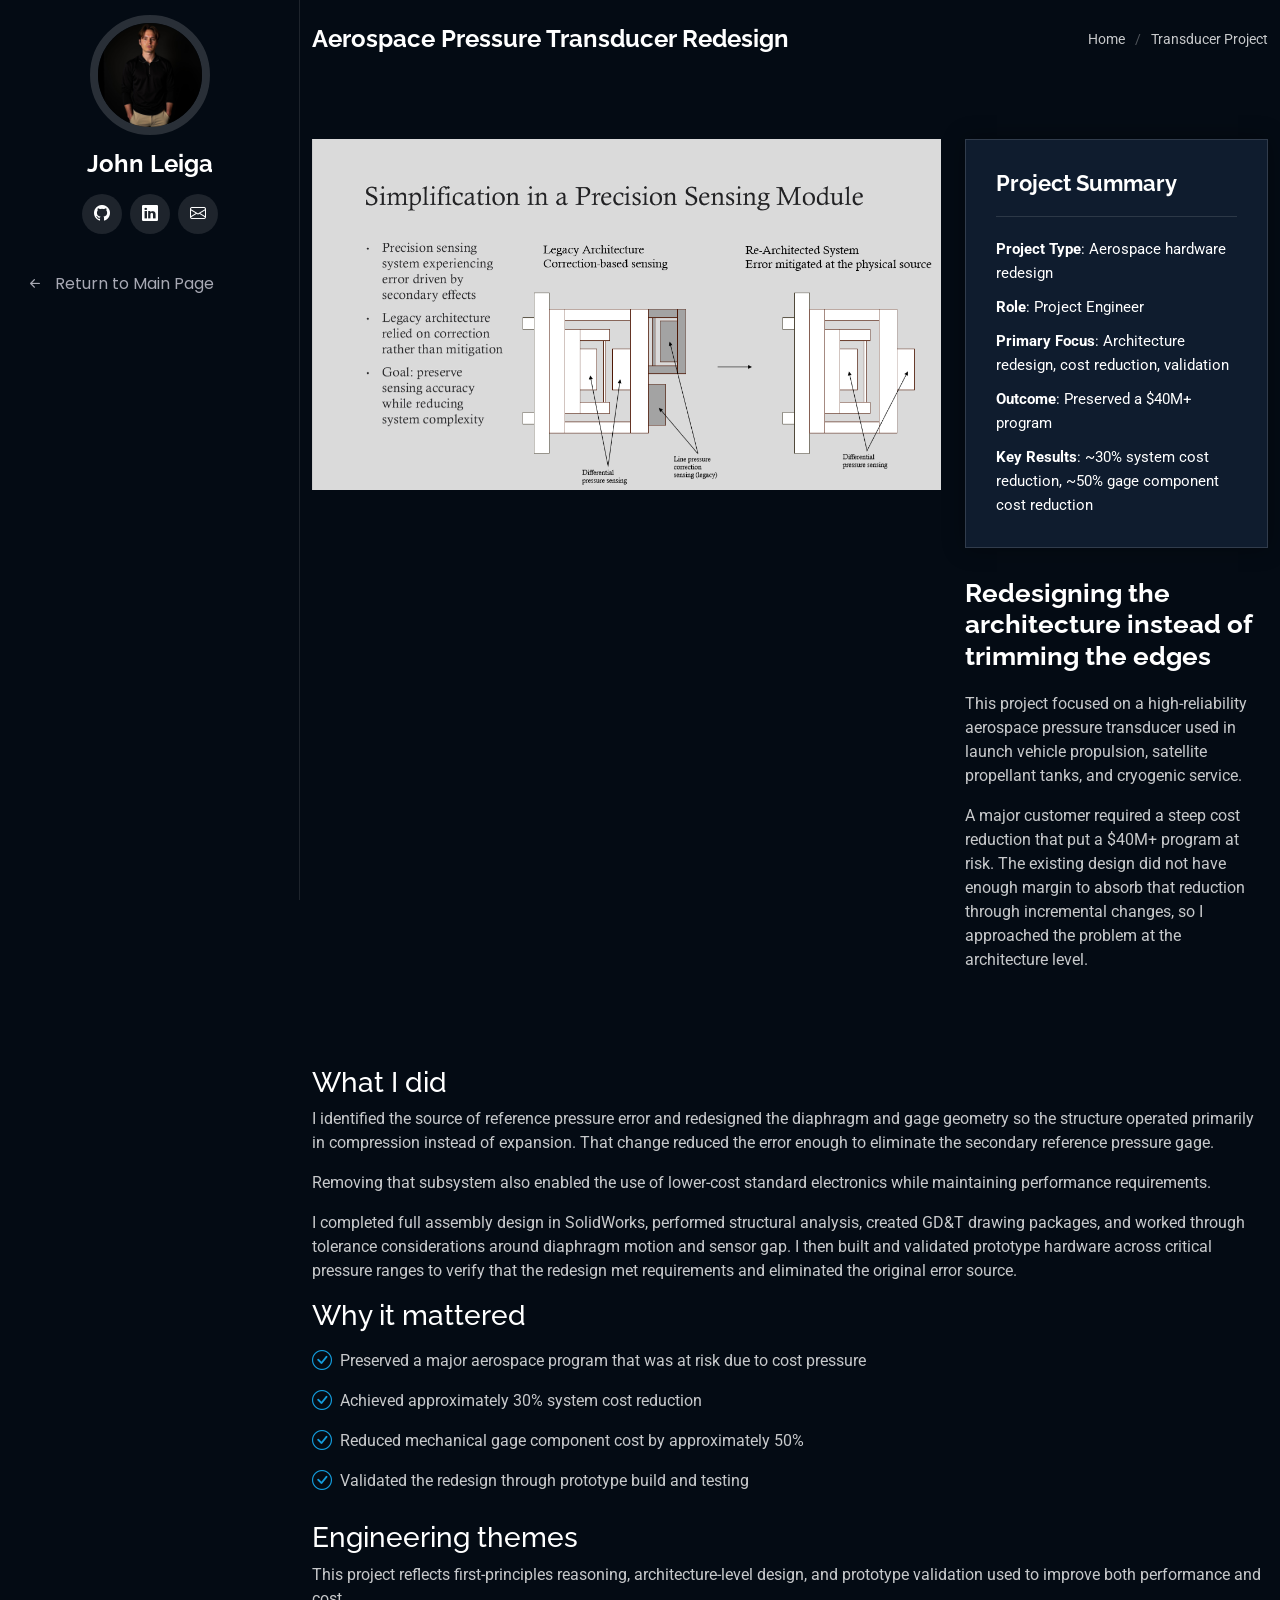
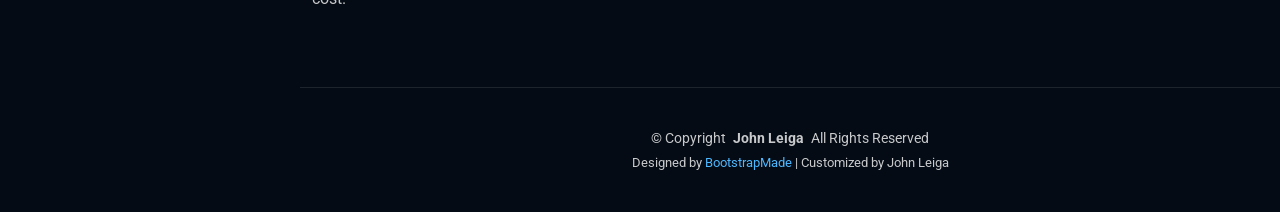
<file: aerospace-pressure-transducer-redesign.html>
<!DOCTYPE html>
<html lang="en">

<head>
  <meta charset="utf-8">
  <meta content="width=device-width, initial-scale=1.0" name="viewport">
  <title>Aerospace Pressure Transducer Redesign | John Leiga</title>
  <meta content="Project details for an aerospace pressure transducer redesign completed by John Leiga." name="description">
  <meta content="Pressure Transducer, Aerospace, Mechanical Engineer, John Leiga" name="keywords">

  <link href="assets/img/favicon.png" rel="icon">
  <link href="assets/img/apple-touch-icon.png" rel="apple-touch-icon">

  <link href="https://fonts.googleapis.com" rel="preconnect">
  <link href="https://fonts.gstatic.com" rel="preconnect" crossorigin>
  <link href="https://fonts.googleapis.com/css2?family=Roboto:ital,wght@0,100;0,300;0,400;0,500;0,700;0,900;1,100;0,300;1,400;1,500;1,700;1,900&family=Poppins:ital,wght@0,100;0,200;0,300;0,400;0,500;0,600;0,700;0,800;0,900;1,100;1,200;1,300;1,400;1,500;1,600;1,700;1,800;1,900&family=Raleway:ital,wght@0,100;0,200;0,300;0,400;0,500;0,600;0,700;0,800;0,900;1,100;1,200;1,300;1,400;1,500;1,600;1,700;1,800;1,900&display=swap" rel="stylesheet">

  <link href="assets/vendor/bootstrap/css/bootstrap.min.css" rel="stylesheet">
  <link href="assets/vendor/bootstrap-icons/bootstrap-icons.css" rel="stylesheet">
  <link href="assets/vendor/aos/aos.css" rel="stylesheet">
  <link href="assets/vendor/glightbox/css/glightbox.min.css" rel="stylesheet">
  <link href="assets/vendor/swiper/swiper-bundle.min.css" rel="stylesheet">

  <link href="assets/css/main.css" rel="stylesheet">
</head>

<body class="portfolio-details-page">

  <header id="header" class="header dark-background d-flex flex-column">
    <i class="header-toggle d-xl-none bi bi-list"></i>

    <div class="profile-img">
      <img src="assets/img/headshot3.jpg" alt="John Leiga" class="img-fluid rounded-circle">
    </div>

    <a href="index.html" class="logo d-flex align-items-center justify-content-center">
      <h1 class="sitename">John Leiga</h1>
    </a>

    <div class="social-links text-center">
      <a href="https://github.com/johnleiga" class="github" target="_blank" rel="noopener noreferrer"><i class="bi bi-github"></i></a>
      <a href="https://www.linkedin.com/in/john-leiga-a56b13180/" class="linkedin" target="_blank" rel="noopener noreferrer"><i class="bi bi-linkedin"></i></a>
      <a href="mailto:johnleiga9@gmail.com"><i class="bi bi-envelope"></i></a>
    </div>

    <nav id="navmenu" class="navmenu">
      <ul>
        <li><a href="index.html"><i class="bi bi-arrow-left-short navicon"></i>Return to Main Page</a></li>
      </ul>
    </nav>
  </header>

  <main class="main">

    <div class="page-title dark-background">
      <div class="container d-lg-flex justify-content-between align-items-center">
        <h1 class="mb-2 mb-lg-0">Aerospace Pressure Transducer Redesign</h1>
        <nav class="breadcrumbs">
          <ol>
            <li><a href="index.html">Home</a></li>
            <li class="current">Transducer Project</li>
          </ol>
        </nav>
      </div>
    </div>

    <section id="portfolio-details" class="portfolio-details section">
      <div class="container" data-aos="fade-up" data-aos-delay="100">

        <div class="row gy-4">

          <div class="col-lg-8">
            <div class="portfolio-details-slider swiper init-swiper">
              <script type="application/json" class="swiper-config">
                {
                  "loop": true,
                  "speed": 600,
                  "autoplay": {
                    "delay": 5000
                  },
                  "slidesPerView": "auto",
                  "pagination": {
                    "el": ".swiper-pagination",
                    "type": "bullets",
                    "clickable": true
                  }
                }
              </script>

              <div class="swiper-wrapper align-items-center">
                <div class="swiper-slide">
                  <img src="assets/img/portfolio/transducer-2.jpg.png" alt="Aerospace pressure transducer project image 3">
                </div>
              </div>
              <div class="swiper-pagination"></div>
            </div>
          </div>

          <div class="col-lg-4">
            <div class="portfolio-info project-summary-card" data-aos="fade-up" data-aos-delay="200">
              <h3>Project Summary</h3>
              <ul>
                <li><strong>Project Type</strong>: Aerospace hardware redesign</li>
                <li><strong>Role</strong>: Project Engineer</li>
                <li><strong>Primary Focus</strong>: Architecture redesign, cost reduction, validation</li>
                <li><strong>Outcome</strong>: Preserved a $40M+ program</li>
                <li><strong>Key Results</strong>: ~30% system cost reduction, ~50% gage component cost reduction</li>
              </ul>
            </div>

            <div class="portfolio-description" data-aos="fade-up" data-aos-delay="300">
              <h2>Redesigning the architecture instead of trimming the edges</h2>
              <p>
                This project focused on a high-reliability aerospace pressure transducer used in launch vehicle propulsion, satellite propellant tanks, and cryogenic service.
              </p>
              <p>
                A major customer required a steep cost reduction that put a $40M+ program at risk. The existing design did not have enough margin to absorb that reduction through incremental changes, so I approached the problem at the architecture level.
              </p>
            </div>
          </div>

        </div>

        <div class="row gy-4 mt-4">
          <div class="col-lg-12">
            <div class="portfolio-description" data-aos="fade-up" data-aos-delay="350">
              <h3>What I did</h3>
              <p>
                I identified the source of reference pressure error and redesigned the diaphragm and gage geometry so the structure operated primarily in compression instead of expansion. That change reduced the error enough to eliminate the secondary reference pressure gage.
              </p>
              <p>
                Removing that subsystem also enabled the use of lower-cost standard electronics while maintaining performance requirements.
              </p>
              <p>
                I completed full assembly design in SolidWorks, performed structural analysis, created GD&amp;T drawing packages, and worked through tolerance considerations around diaphragm motion and sensor gap. I then built and validated prototype hardware across critical pressure ranges to verify that the redesign met requirements and eliminated the original error source.
              </p>

              <h3>Why it mattered</h3>
              <ul class="content-list">
                <li><i class="bi bi-check-circle"></i> <span>Preserved a major aerospace program that was at risk due to cost pressure</span></li>
                <li><i class="bi bi-check-circle"></i> <span>Achieved approximately 30% system cost reduction</span></li>
                <li><i class="bi bi-check-circle"></i> <span>Reduced mechanical gage component cost by approximately 50%</span></li>
                <li><i class="bi bi-check-circle"></i> <span>Validated the redesign through prototype build and testing</span></li>
              </ul>

              <h3>Engineering themes</h3>
              <p>
                This project reflects first-principles reasoning, architecture-level design, and prototype validation used to improve both performance and cost.
              </p>
            </div>
          </div>
        </div>

      </div>
    </section>

  </main>

  <footer id="footer" class="footer position-relative light-background">
    <div class="container">
      <div class="copyright text-center ">
        <p>© <span>Copyright</span> <strong class="px-1 sitename">John Leiga</strong> <span>All Rights Reserved</span></p>
      </div>
      <div class="credits">
        Designed by <a href="https://bootstrapmade.com/" target="_blank" rel="noopener noreferrer">BootstrapMade</a> | Customized by John Leiga
      </div>
    </div>
  </footer>

  <a href="#" id="scroll-top" class="scroll-top d-flex align-items-center justify-content-center"><i class="bi bi-arrow-up-short"></i></a>
  <div id="preloader"></div>

  <script src="assets/vendor/bootstrap/js/bootstrap.bundle.min.js"></script>
  <script src="assets/vendor/php-email-form/validate.js"></script>
  <script src="assets/vendor/aos/aos.js"></script>
  <script src="assets/vendor/typed.js/typed.umd.js"></script>
  <script src="assets/vendor/purecounter/purecounter_vanilla.js"></script>
  <script src="assets/vendor/waypoints/noframework.waypoints.js"></script>
  <script src="assets/vendor/glightbox/js/glightbox.min.js"></script>
  <script src="assets/vendor/imagesloaded/imagesloaded.pkgd.min.js"></script>
  <script src="assets/vendor/isotope-layout/isotope.pkgd.min.js"></script>
  <script src="assets/vendor/swiper/swiper-bundle.min.js"></script>
  <script src="assets/js/main.js"></script>

</body>

</html>
</file>
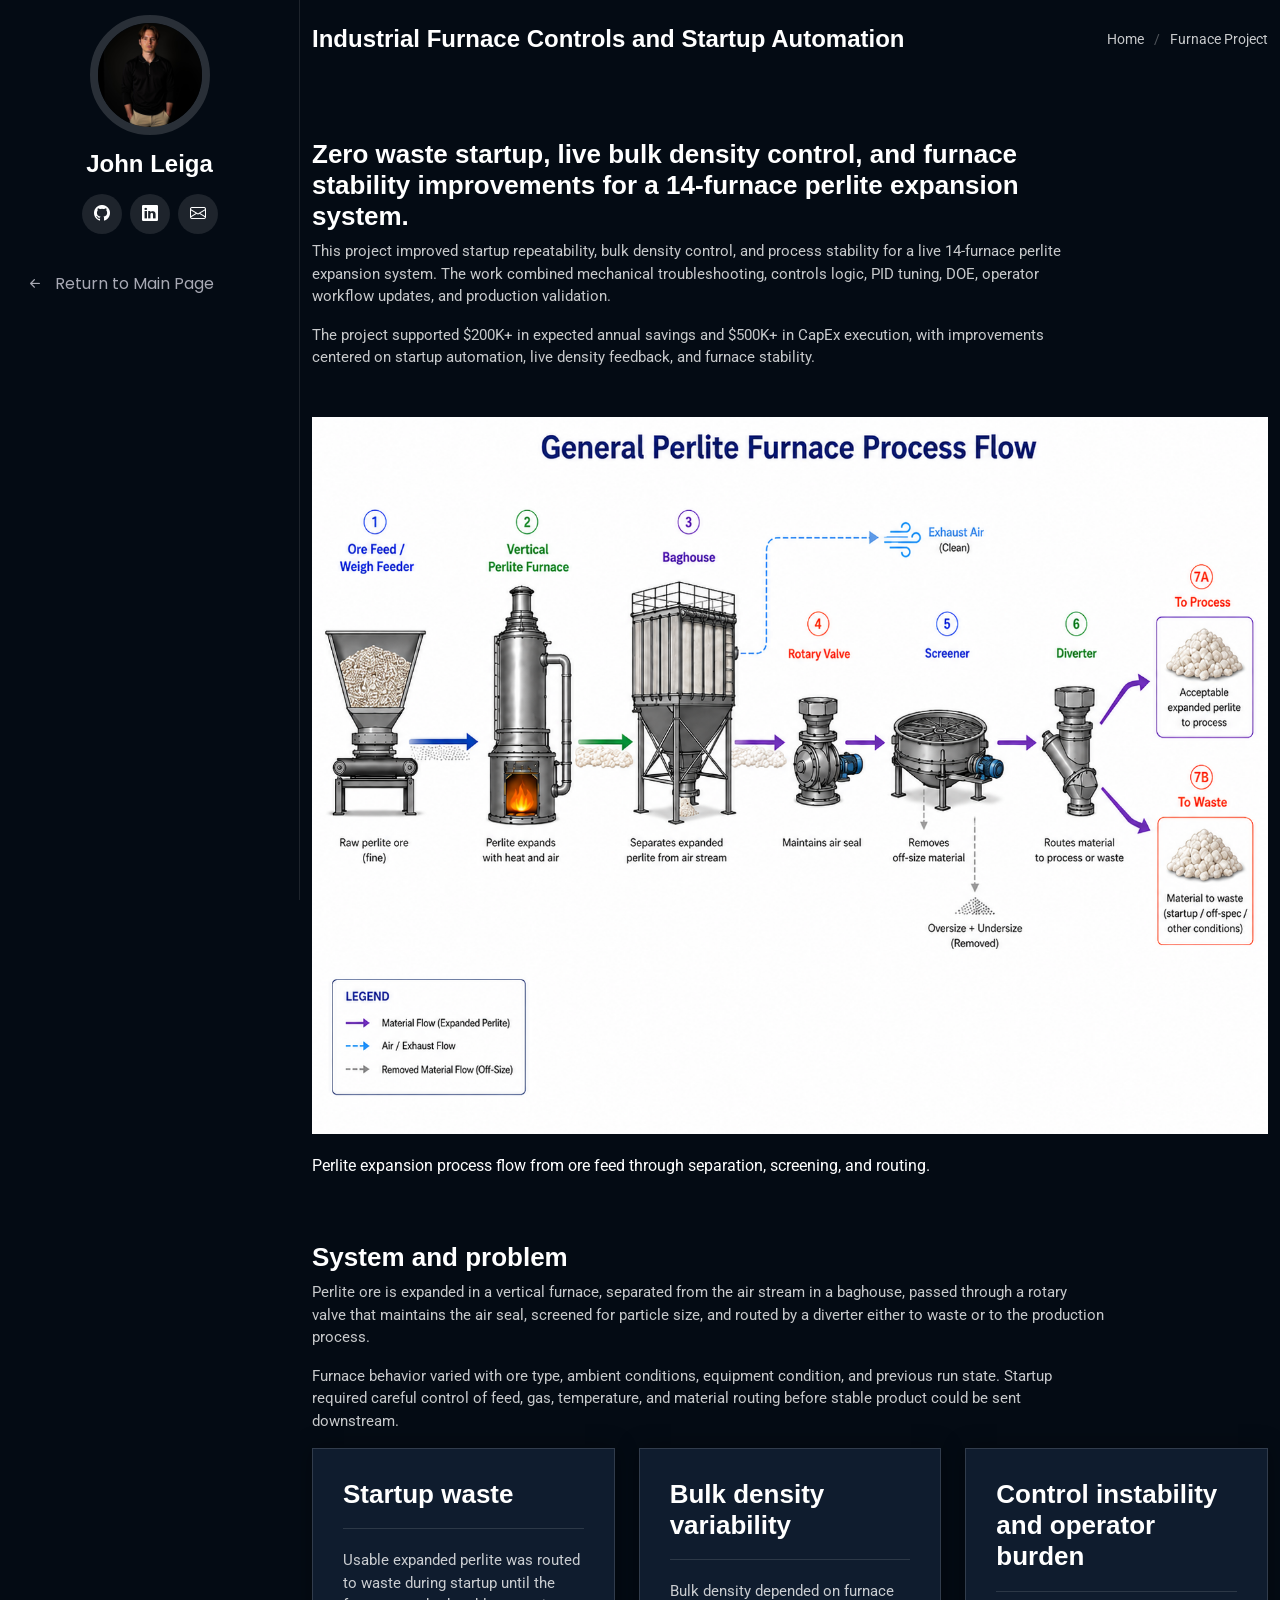
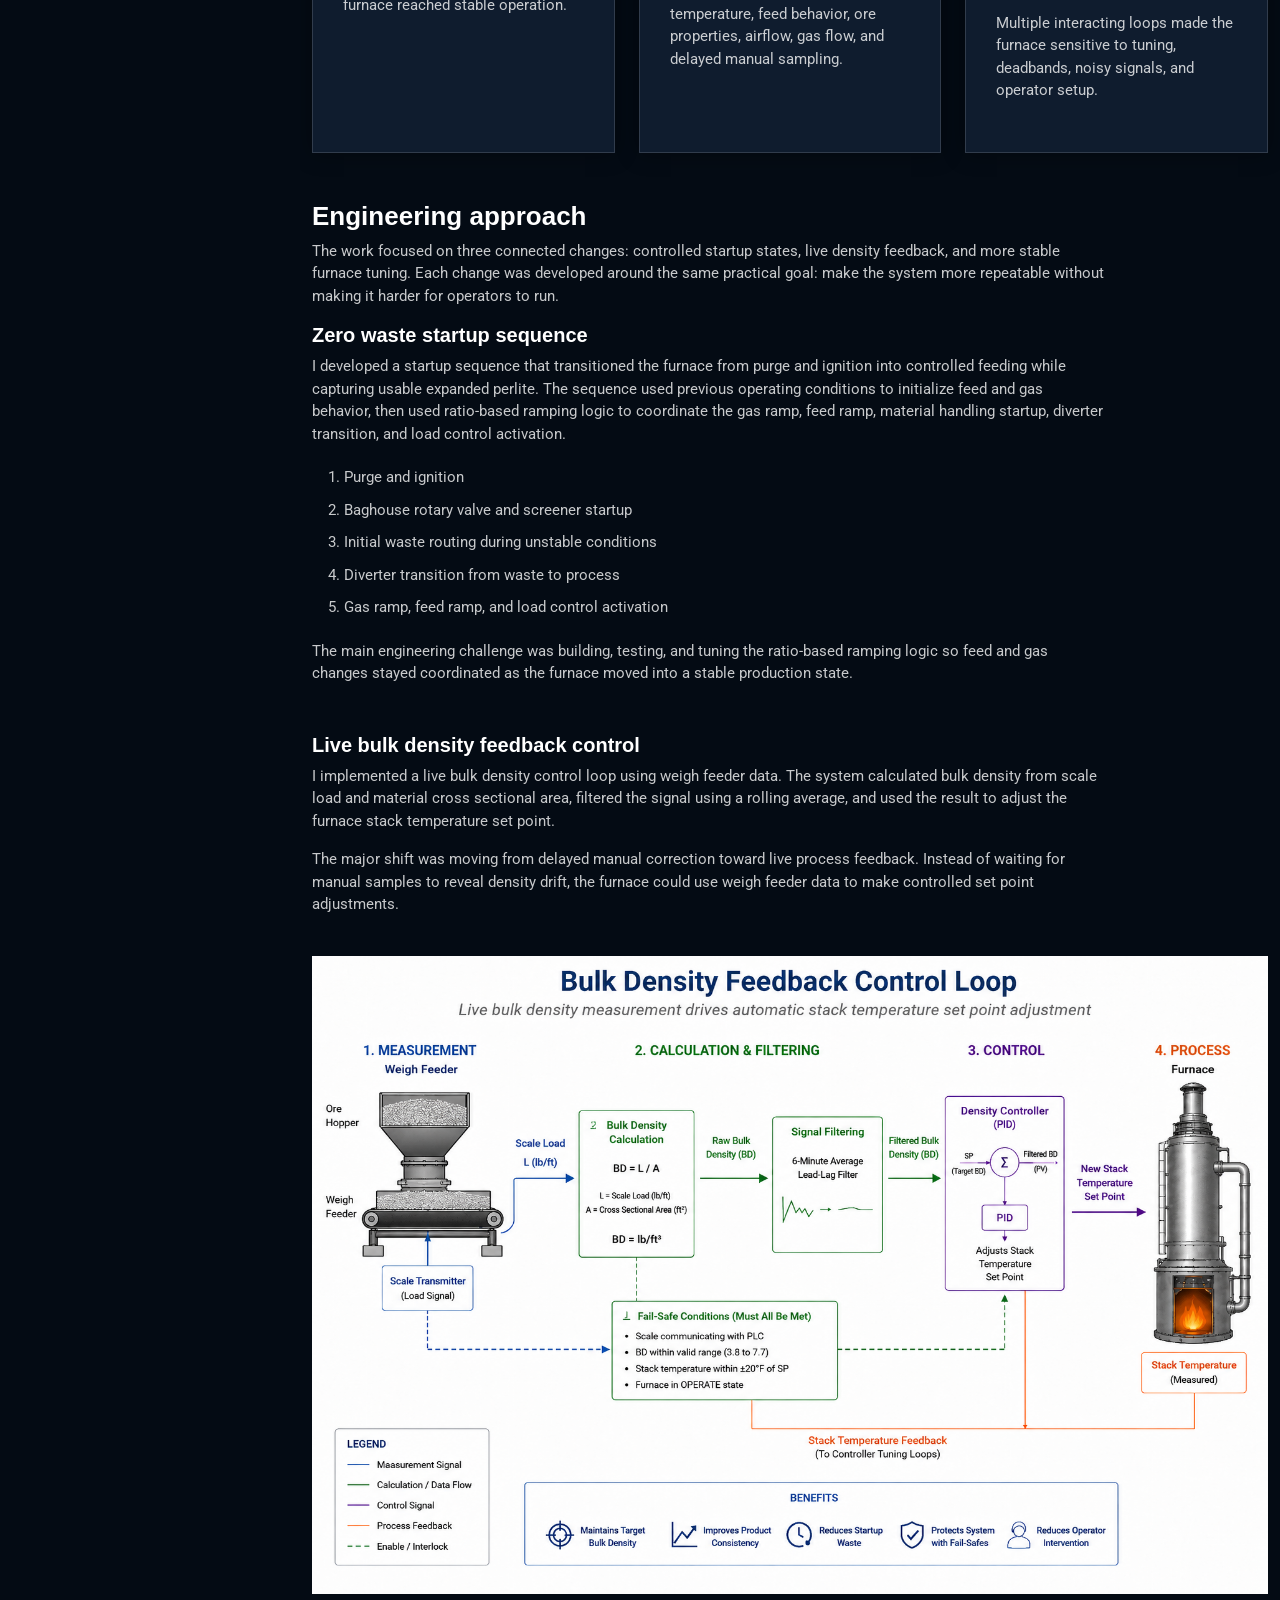
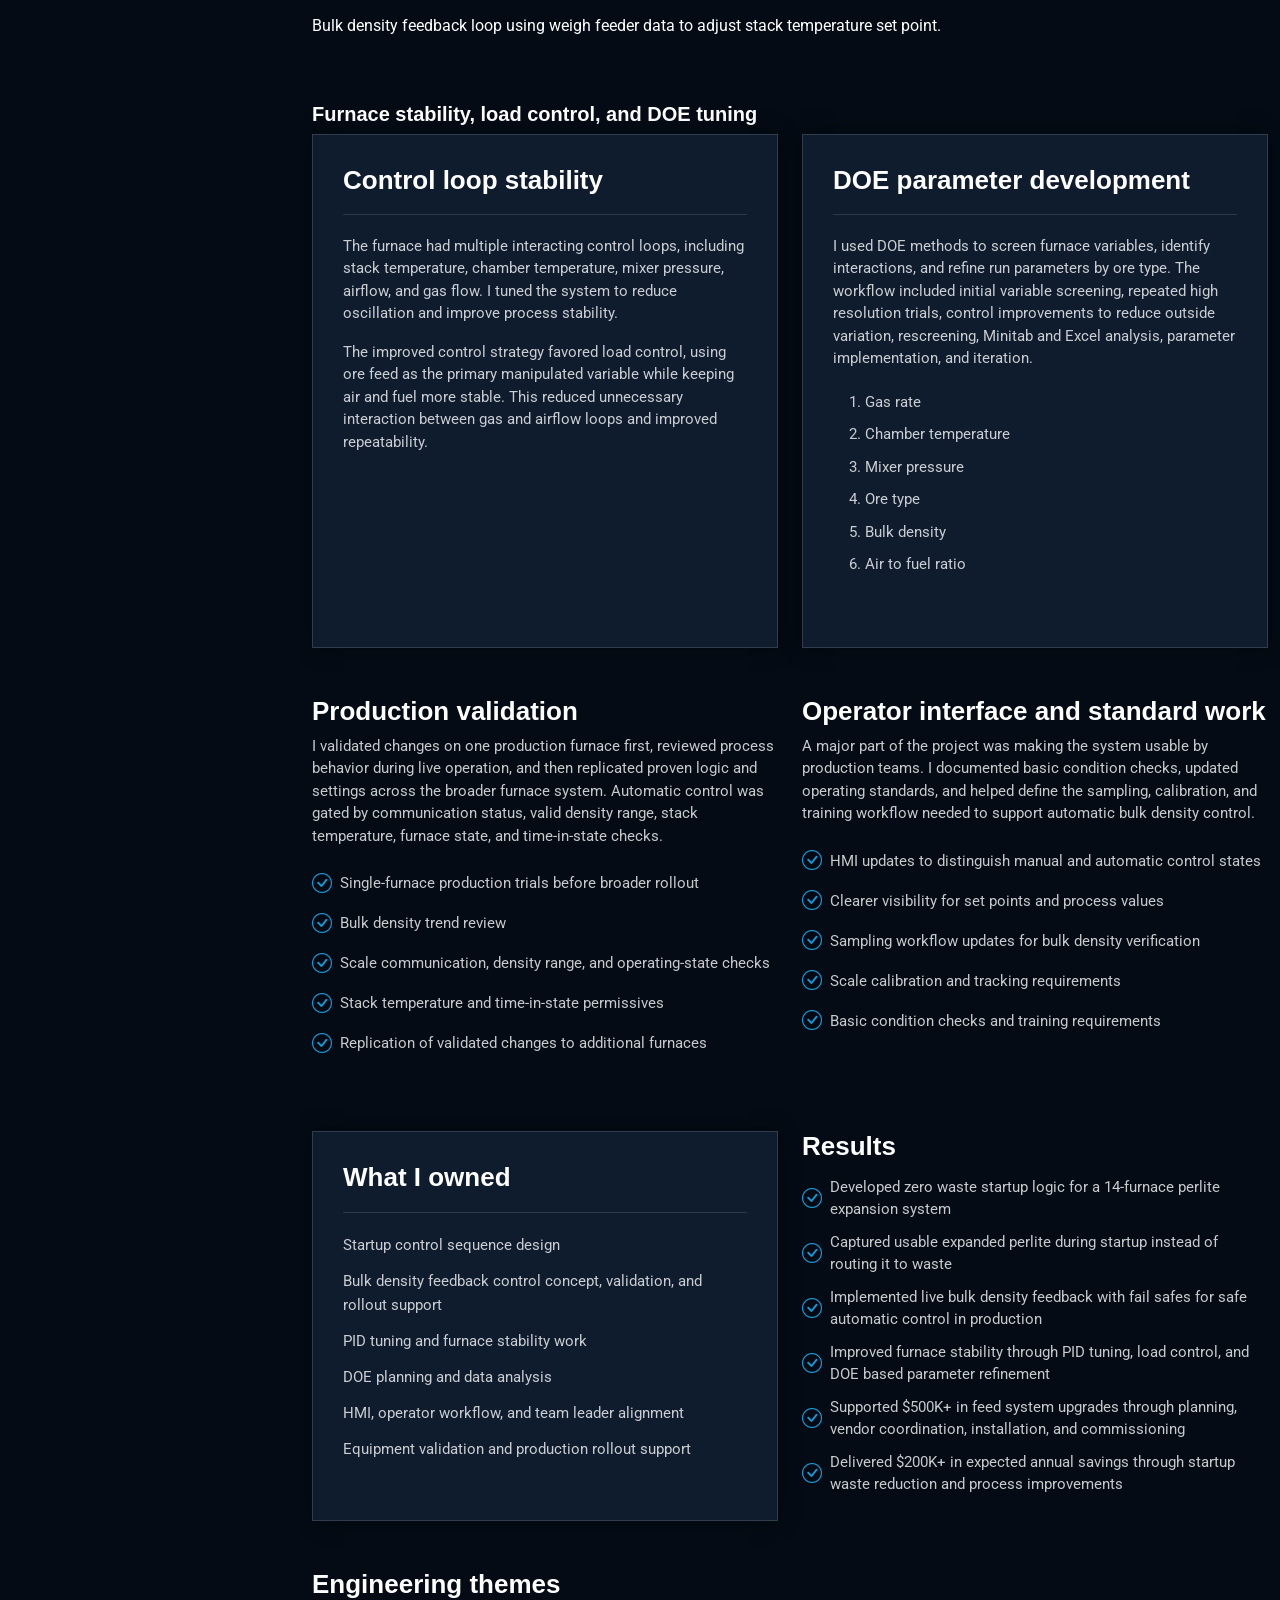
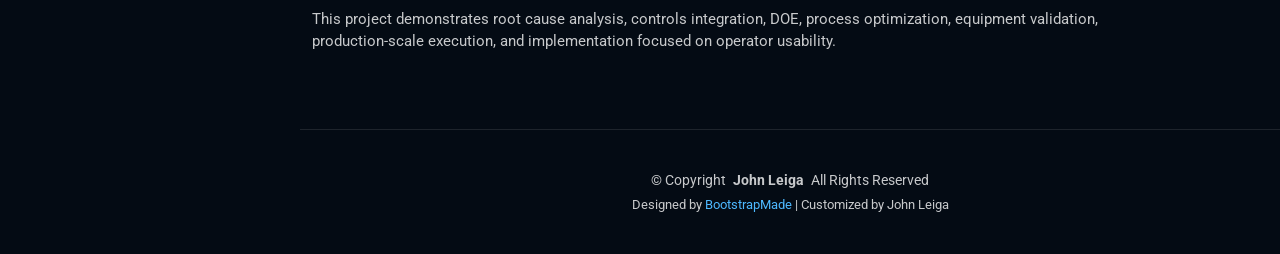
<file: industrial-furnace-system-optimization.html>
<!DOCTYPE html>
<html lang="en">

<head>
  <meta charset="utf-8">
  <meta content="width=device-width, initial-scale=1.0" name="viewport">
  <title>Industrial Furnace Controls and Startup Automation | John Leiga</title>
  <meta content="Technical case study for an industrial furnace controls and startup automation project completed by John Leiga." name="description">
  <meta content="Manufacturing, Furnace Optimization, Mechanical Engineer, John Leiga" name="keywords">

  <link href="assets/img/favicon.png" rel="icon">
  <link href="assets/img/apple-touch-icon.png" rel="apple-touch-icon">

  <link href="https://fonts.googleapis.com" rel="preconnect">
  <link href="https://fonts.gstatic.com" rel="preconnect" crossorigin>
  <link href="https://fonts.googleapis.com/css2?family=Roboto:ital,wght@0,100;0,300;0,400;0,500;0,700;0,900;1,100;0,300;1,400;1,500;1,700;1,900&family=Poppins:ital,wght@0,100;0,200;0,300;0,400;0,500;0,600;0,700;0,800;0,900;1,100;1,200;1,300;1,400;1,500;1,600;1,700;1,800;1,900&display=swap" rel="stylesheet">

  <link href="assets/vendor/bootstrap/css/bootstrap.min.css" rel="stylesheet">
  <link href="assets/vendor/bootstrap-icons/bootstrap-icons.css" rel="stylesheet">
  <link href="assets/vendor/aos/aos.css" rel="stylesheet">
  <link href="assets/vendor/glightbox/css/glightbox.min.css" rel="stylesheet">
  <link href="assets/vendor/swiper/swiper-bundle.min.css" rel="stylesheet">

  <link href="assets/css/main.css" rel="stylesheet">
</head>

<body class="service-details-page">

  <header id="header" class="header dark-background d-flex flex-column">
    <i class="header-toggle d-xl-none bi bi-list"></i>

    <div class="profile-img">
      <img src="assets/img/headshot3.jpg" alt="John Leiga" class="img-fluid rounded-circle">
    </div>

    <a href="index.html" class="logo d-flex align-items-center justify-content-center">
      <h1 class="sitename">John Leiga</h1>
    </a>

    <div class="social-links text-center">
      <a href="https://github.com/johnleiga" class="github" target="_blank" rel="noopener noreferrer"><i class="bi bi-github"></i></a>
      <a href="https://www.linkedin.com/in/john-leiga-a56b13180/" class="linkedin" target="_blank" rel="noopener noreferrer"><i class="bi bi-linkedin"></i></a>
      <a href="mailto:johnleiga9@gmail.com"><i class="bi bi-envelope"></i></a>
    </div>

    <nav id="navmenu" class="navmenu">
      <ul>
        <li><a href="index.html"><i class="bi bi-arrow-left-short navicon"></i>Return to Main Page</a></li>
      </ul>
    </nav>
  </header>

  <main class="main">

    <div class="page-title dark-background">
      <div class="container d-lg-flex justify-content-between align-items-center">
        <h1 class="mb-2 mb-lg-0">Industrial Furnace Controls and Startup Automation</h1>
        <nav class="breadcrumbs">
          <ol>
            <li><a href="index.html">Home</a></li>
            <li class="current">Furnace Project</li>
          </ol>
        </nav>
      </div>
    </div>

    <section id="service-details" class="service-details section">
      <div class="container">

        <div class="row gy-4">

          <div class="col-lg-10" data-aos="fade-up" data-aos-delay="100">
            <div class="portfolio-description">
              <h3>Zero waste startup, live bulk density control, and furnace stability improvements for a 14-furnace perlite expansion system.</h3>
              <p>
                This project improved startup repeatability, bulk density control, and process stability for a live 14-furnace perlite expansion system. The work combined mechanical troubleshooting, controls logic, PID tuning, DOE, operator workflow updates, and production validation.
              </p>
              <p>
                The project supported $200K+ in expected annual savings and $500K+ in CapEx execution, with improvements centered on startup automation, live density feedback, and furnace stability.
              </p>
            </div>
          </div>

        </div>

        <div class="row gy-4 mt-2">
          <div class="col-lg-12" data-aos="fade-up" data-aos-delay="150">
            <figure>
              <img src="assets/img/portfolio/perlite_process_flow.png" alt="Perlite process flow diagram" class="img-fluid services-img">
              <figcaption>Perlite expansion process flow from ore feed through separation, screening, and routing.</figcaption>
            </figure>
          </div>
        </div>

        <div class="row gy-4 mt-4">
          <div class="col-lg-10" data-aos="fade-up" data-aos-delay="250">
            <h3>System and problem</h3>

            <p>
              Perlite ore is expanded in a vertical furnace, separated from the air stream in a baghouse, passed through a rotary valve that maintains the air seal, screened for particle size, and routed by a diverter either to waste or to the production process.
            </p>

            <p>
              Furnace behavior varied with ore type, ambient conditions, equipment condition, and previous run state. Startup required careful control of feed, gas, temperature, and material routing before stable product could be sent downstream.
            </p>
          </div>
        </div>

        <div class="row gy-4">
          <div class="col-lg-4" data-aos="fade-up" data-aos-delay="100">
            <div class="services-list project-summary-card h-100">
              <h3>Startup waste</h3>
              <p>
                Usable expanded perlite was routed to waste during startup until the furnace reached stable operation.
              </p>
            </div>
          </div>

          <div class="col-lg-4" data-aos="fade-up" data-aos-delay="150">
            <div class="services-list project-summary-card h-100">
              <h3>Bulk density variability</h3>
              <p>
                Bulk density depended on furnace temperature, feed behavior, ore properties, airflow, gas flow, and delayed manual sampling.
              </p>
            </div>
          </div>

          <div class="col-lg-4" data-aos="fade-up" data-aos-delay="200">
            <div class="services-list project-summary-card h-100">
              <h3>Control instability and operator burden</h3>
              <p>
                Multiple interacting loops made the furnace sensitive to tuning, deadbands, noisy signals, and operator setup.
              </p>
            </div>
          </div>
        </div>

        <div class="row gy-4 mt-4">
          <div class="col-lg-10" data-aos="fade-up" data-aos-delay="250">
            <h3>Engineering approach</h3>

            <p>
              The work focused on three connected changes: controlled startup states, live density feedback, and more stable furnace tuning. Each change was developed around the same practical goal: make the system more repeatable without making it harder for operators to run.
            </p>

            <h4>Zero waste startup sequence</h4>

            <p>
              I developed a startup sequence that transitioned the furnace from purge and ignition into controlled feeding while capturing usable expanded perlite. The sequence used previous operating conditions to initialize feed and gas behavior, then used ratio-based ramping logic to coordinate the gas ramp, feed ramp, material handling startup, diverter transition, and load control activation.
            </p>

            <ol>
              <li>Purge and ignition</li>
              <li>Baghouse rotary valve and screener startup</li>
              <li>Initial waste routing during unstable conditions</li>
              <li>Diverter transition from waste to process</li>
              <li>Gas ramp, feed ramp, and load control activation</li>
            </ol>

            <p>
              The main engineering challenge was building, testing, and tuning the ratio-based ramping logic so feed and gas changes stayed coordinated as the furnace moved into a stable production state.
            </p>
          </div>
        </div>

        <div class="row gy-4 mt-2">
          <div class="col-lg-10" data-aos="fade-up" data-aos-delay="100">
            <h4>Live bulk density feedback control</h4>

            <p>
              I implemented a live bulk density control loop using weigh feeder data. The system calculated bulk density from scale load and material cross sectional area, filtered the signal using a rolling average, and used the result to adjust the furnace stack temperature set point.
            </p>

            <p>
              The major shift was moving from delayed manual correction toward live process feedback. Instead of waiting for manual samples to reveal density drift, the furnace could use weigh feeder data to make controlled set point adjustments.
            </p>
          </div>
        </div>

        <div class="row gy-4">
          <div class="col-lg-12" data-aos="fade-up" data-aos-delay="100">
            <figure class="mt-4">
              <img src="assets/img/portfolio/BD_Feedback.png" alt="Bulk density feedback loop diagram" class="img-fluid services-img">
              <figcaption>Bulk density feedback loop using weigh feeder data to adjust stack temperature set point.</figcaption>
            </figure>
          </div>
        </div>

        <div class="row gy-4 mt-4">
          <div class="col-lg-12" data-aos="fade-up" data-aos-delay="200">
            <h4>Furnace stability, load control, and DOE tuning</h4>
          </div>
        </div>

        <div class="row gy-4">
          <div class="col-lg-6" data-aos="fade-up" data-aos-delay="100">
            <div class="services-list project-summary-card h-100">
              <h3>Control loop stability</h3>
              <p>
                The furnace had multiple interacting control loops, including stack temperature, chamber temperature, mixer pressure, airflow, and gas flow. I tuned the system to reduce oscillation and improve process stability.
              </p>
              <p>
                The improved control strategy favored load control, using ore feed as the primary manipulated variable while keeping air and fuel more stable. This reduced unnecessary interaction between gas and airflow loops and improved repeatability.
              </p>
            </div>
          </div>

          <div class="col-lg-6" data-aos="fade-up" data-aos-delay="150">
            <div class="services-list project-summary-card h-100">
              <h3>DOE parameter development</h3>
              <p>
                I used DOE methods to screen furnace variables, identify interactions, and refine run parameters by ore type. The workflow included initial variable screening, repeated high resolution trials, control improvements to reduce outside variation, rescreening, Minitab and Excel analysis, parameter implementation, and iteration.
              </p>
              <ol>
                <li>Gas rate</li>
                <li>Chamber temperature</li>
                <li>Mixer pressure</li>
                <li>Ore type</li>
                <li>Bulk density</li>
                <li>Air to fuel ratio</li>
              </ol>
            </div>
          </div>
        </div>

        <div class="row gy-4 mt-4">
          <div class="col-lg-6" data-aos="fade-up" data-aos-delay="100">
            <h3>Production validation</h3>
            <p>
              I validated changes on one production furnace first, reviewed process behavior during live operation, and then replicated proven logic and settings across the broader furnace system. Automatic control was gated by communication status, valid density range, stack temperature, furnace state, and time-in-state checks.
            </p>
            <ul class="content-list">
              <li><i class="bi bi-check-circle"></i> <span>Single-furnace production trials before broader rollout</span></li>
              <li><i class="bi bi-check-circle"></i> <span>Bulk density trend review</span></li>
              <li><i class="bi bi-check-circle"></i> <span>Scale communication, density range, and operating-state checks</span></li>
              <li><i class="bi bi-check-circle"></i> <span>Stack temperature and time-in-state permissives</span></li>
              <li><i class="bi bi-check-circle"></i> <span>Replication of validated changes to additional furnaces</span></li>
            </ul>
          </div>

          <div class="col-lg-6" data-aos="fade-up" data-aos-delay="150">
            <h3>Operator interface and standard work</h3>
            <p>
              A major part of the project was making the system usable by production teams. I documented basic condition checks, updated operating standards, and helped define the sampling, calibration, and training workflow needed to support automatic bulk density control.
            </p>
            <ul class="content-list">
              <li><i class="bi bi-check-circle"></i> <span>HMI updates to distinguish manual and automatic control states</span></li>
              <li><i class="bi bi-check-circle"></i> <span>Clearer visibility for set points and process values</span></li>
              <li><i class="bi bi-check-circle"></i> <span>Sampling workflow updates for bulk density verification</span></li>
              <li><i class="bi bi-check-circle"></i> <span>Scale calibration and tracking requirements</span></li>
              <li><i class="bi bi-check-circle"></i> <span>Basic condition checks and training requirements</span></li>
            </ul>
          </div>
        </div>

        <div class="row gy-4 mt-4">
          <div class="col-lg-6" data-aos="fade-up" data-aos-delay="100">
            <div class="services-list project-summary-card h-100">
              <h3>What I owned</h3>
              <ul>
                <li>Startup control sequence design</li>
                <li>Bulk density feedback control concept, validation, and rollout support</li>
                <li>PID tuning and furnace stability work</li>
                <li>DOE planning and data analysis</li>
                <li>HMI, operator workflow, and team leader alignment</li>
                <li>Equipment validation and production rollout support</li>
              </ul>
            </div>
          </div>

          <div class="col-lg-6" data-aos="fade-up" data-aos-delay="150">
            <h3>Results</h3>
            <ul class="content-list">
              <li><i class="bi bi-check-circle"></i> <span>Developed zero waste startup logic for a 14-furnace perlite expansion system</span></li>
              <li><i class="bi bi-check-circle"></i> <span>Captured usable expanded perlite during startup instead of routing it to waste</span></li>
              <li><i class="bi bi-check-circle"></i> <span>Implemented live bulk density feedback with fail safes for safe automatic control in production</span></li>
              <li><i class="bi bi-check-circle"></i> <span>Improved furnace stability through PID tuning, load control, and DOE based parameter refinement</span></li>
              <li><i class="bi bi-check-circle"></i> <span>Supported $500K+ in feed system upgrades through planning, vendor coordination, installation, and commissioning</span></li>
              <li><i class="bi bi-check-circle"></i> <span>Delivered $200K+ in expected annual savings through startup waste reduction and process improvements</span></li>
            </ul>
          </div>
        </div>

        <div class="row gy-4 mt-4">
          <div class="col-lg-10" data-aos="fade-up" data-aos-delay="100">
            <h3>Engineering themes</h3>
            <p>
              This project demonstrates root cause analysis, controls integration, DOE, process optimization, equipment validation, production-scale execution, and implementation focused on operator usability.
            </p>
          </div>
        </div>

      </div>
    </section>

  </main>

  <footer id="footer" class="footer position-relative light-background">
    <div class="container">
      <div class="copyright text-center ">
        <p>© <span>Copyright</span> <strong class="px-1 sitename">John Leiga</strong> <span>All Rights Reserved</span></p>
      </div>
      <div class="credits">
        Designed by <a href="https://bootstrapmade.com/" target="_blank" rel="noopener noreferrer">BootstrapMade</a> | Customized by John Leiga
      </div>
    </div>
  </footer>

  <a href="#" id="scroll-top" class="scroll-top d-flex align-items-center justify-content-center"><i class="bi bi-arrow-up-short"></i></a>
  <div id="preloader"></div>

  <script src="assets/vendor/bootstrap/js/bootstrap.bundle.min.js"></script>
  <script src="assets/vendor/php-email-form/validate.js"></script>
  <script src="assets/vendor/aos/aos.js"></script>
  <script src="assets/vendor/typed.js/typed.umd.js"></script>
  <script src="assets/vendor/purecounter/purecounter_vanilla.js"></script>
  <script src="assets/vendor/waypoints/noframework.waypoints.js"></script>
  <script src="assets/vendor/glightbox/js/glightbox.min.js"></script>
  <script src="assets/vendor/imagesloaded/imagesloaded.pkgd.min.js"></script>
  <script src="assets/vendor/isotope-layout/isotope.pkgd.min.js"></script>
  <script src="assets/vendor/swiper/swiper-bundle.min.js"></script>
  <script src="assets/js/main.js"></script>

</body>

</html>
</file>
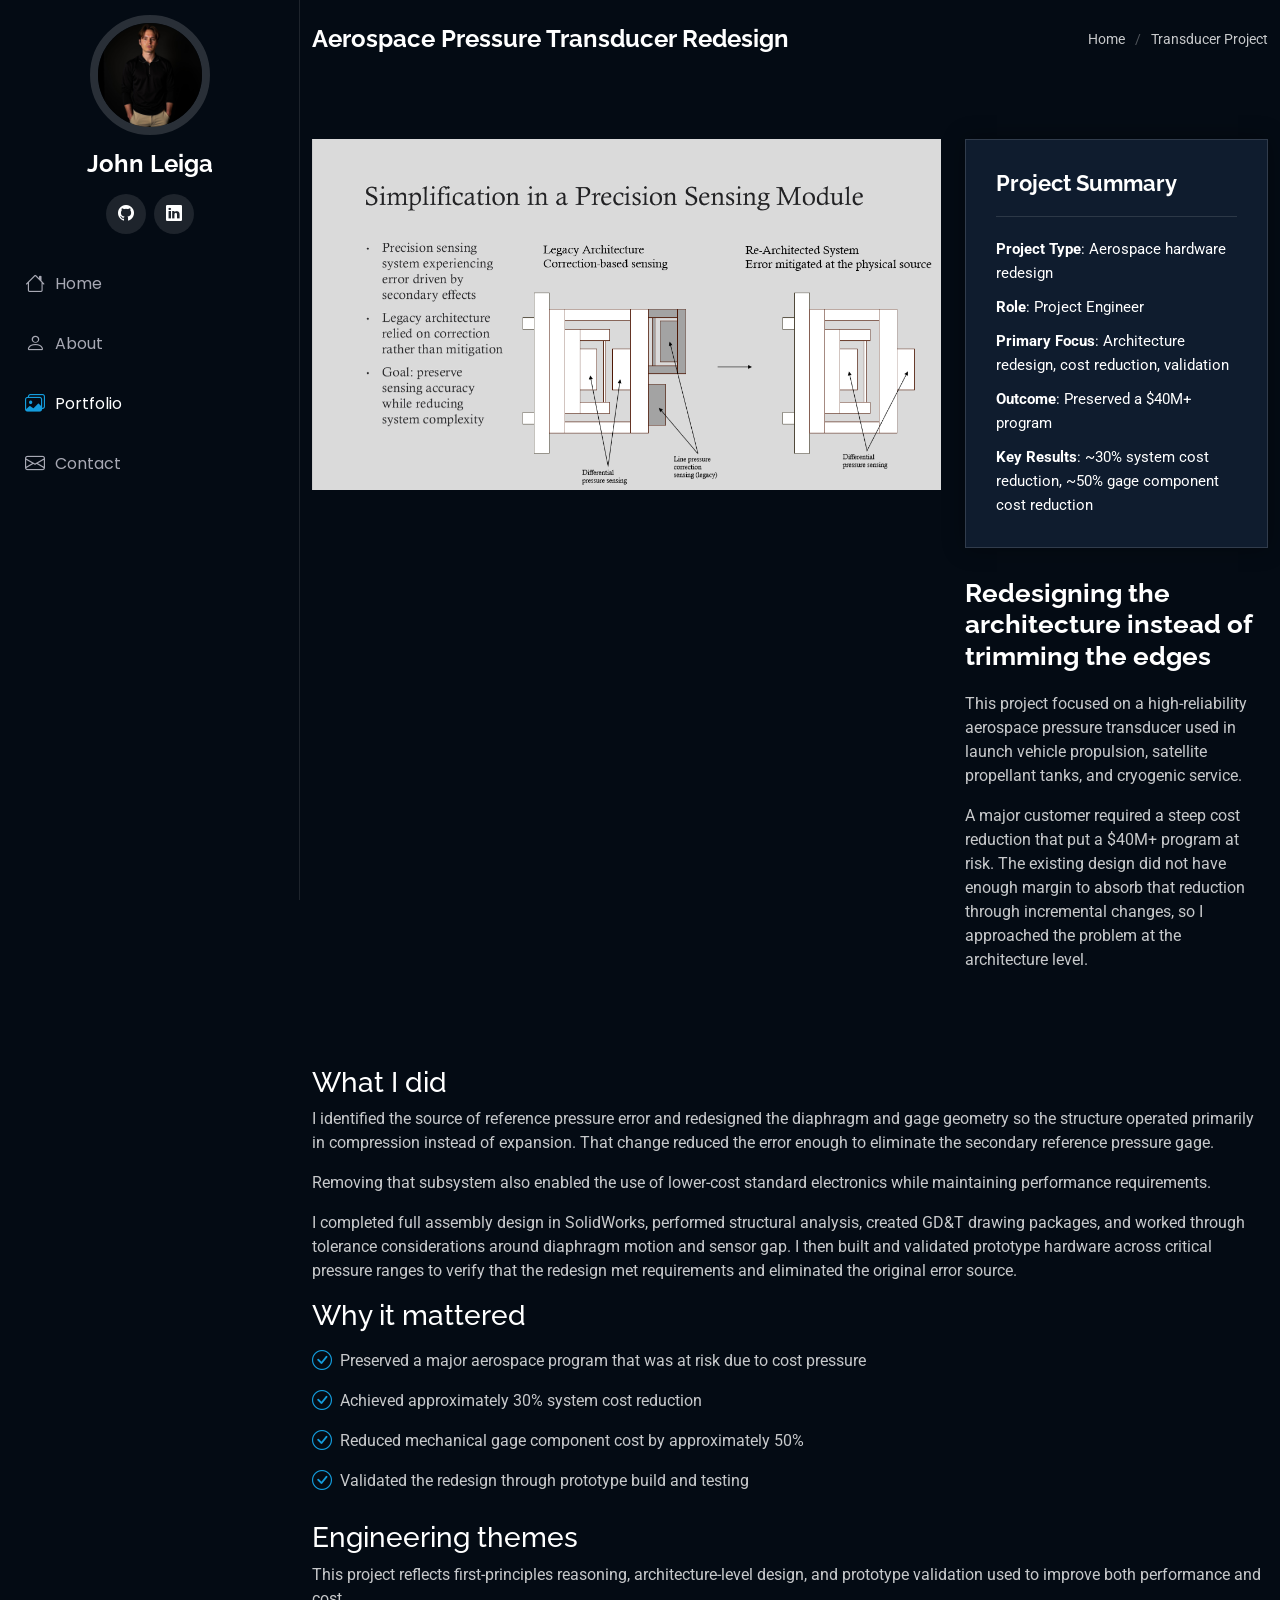
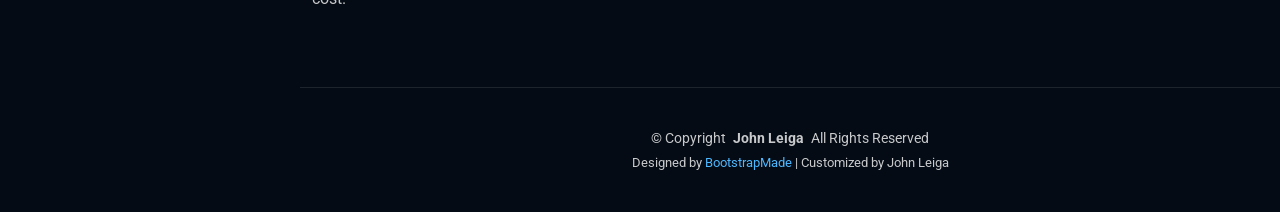
<file: portfolio-details.html>
<!DOCTYPE html>
<html lang="en">

<head>
  <meta charset="utf-8">
  <meta content="width=device-width, initial-scale=1.0" name="viewport">
  <title>Aerospace Pressure Transducer Redesign | John Leiga</title>
  <meta content="Project details for an aerospace pressure transducer redesign completed by John Leiga." name="description">
  <meta content="Pressure Transducer, Aerospace, Mechanical Engineer, John Leiga" name="keywords">

  <link href="assets/img/favicon.png" rel="icon">
  <link href="assets/img/apple-touch-icon.png" rel="apple-touch-icon">

  <link href="https://fonts.googleapis.com" rel="preconnect">
  <link href="https://fonts.gstatic.com" rel="preconnect" crossorigin>
  <link href="https://fonts.googleapis.com/css2?family=Roboto:ital,wght@0,100;0,300;0,400;0,500;0,700;0,900;1,100;0,300;1,400;1,500;1,700;1,900&family=Poppins:ital,wght@0,100;0,200;0,300;0,400;0,500;0,600;0,700;0,800;0,900;1,100;1,200;1,300;1,400;1,500;1,600;1,700;1,800;1,900&family=Raleway:ital,wght@0,100;0,200;0,300;0,400;0,500;0,600;0,700;0,800;0,900;1,100;1,200;1,300;1,400;1,500;1,600;1,700;1,800;1,900&display=swap" rel="stylesheet">

  <link href="assets/vendor/bootstrap/css/bootstrap.min.css" rel="stylesheet">
  <link href="assets/vendor/bootstrap-icons/bootstrap-icons.css" rel="stylesheet">
  <link href="assets/vendor/aos/aos.css" rel="stylesheet">
  <link href="assets/vendor/glightbox/css/glightbox.min.css" rel="stylesheet">
  <link href="assets/vendor/swiper/swiper-bundle.min.css" rel="stylesheet">

  <link href="assets/css/main.css" rel="stylesheet">
</head>

<body class="portfolio-details-page">

  <header id="header" class="header dark-background d-flex flex-column">
    <i class="header-toggle d-xl-none bi bi-list"></i>

    <div class="profile-img">
      <img src="assets/img/headshot3.jpg" alt="John Leiga" class="img-fluid rounded-circle">
    </div>

    <a href="index.html" class="logo d-flex align-items-center justify-content-center">
      <h1 class="sitename">John Leiga</h1>
    </a>

    <div class="social-links text-center">
      <a href="https://github.com/johnleiga" class="github" target="_blank" rel="noopener noreferrer"><i class="bi bi-github"></i></a>
      <a href="https://www.linkedin.com/in/john-leiga-a56b13180/" class="linkedin" target="_blank" rel="noopener noreferrer"><i class="bi bi-linkedin"></i></a>
    </div>

    <nav id="navmenu" class="navmenu">
      <ul>
        <li><a href="index.html"><i class="bi bi-house navicon"></i>Home</a></li>
        <li><a href="index.html#about"><i class="bi bi-person navicon"></i>About</a></li>
        <li><a href="index.html#portfolio" class="active"><i class="bi bi-images navicon"></i>Portfolio</a></li>
        <li><a href="index.html#contact"><i class="bi bi-envelope navicon"></i>Contact</a></li>
      </ul>
    </nav>
  </header>

  <main class="main">

    <div class="page-title dark-background">
      <div class="container d-lg-flex justify-content-between align-items-center">
        <h1 class="mb-2 mb-lg-0">Aerospace Pressure Transducer Redesign</h1>
        <nav class="breadcrumbs">
          <ol>
            <li><a href="index.html">Home</a></li>
            <li class="current">Transducer Project</li>
          </ol>
        </nav>
      </div>
    </div>

    <section id="portfolio-details" class="portfolio-details section">
      <div class="container" data-aos="fade-up" data-aos-delay="100">

        <div class="row gy-4">

          <div class="col-lg-8">
            <div class="portfolio-details-slider swiper init-swiper">
              <script type="application/json" class="swiper-config">
                {
                  "loop": true,
                  "speed": 600,
                  "autoplay": {
                    "delay": 5000
                  },
                  "slidesPerView": "auto",
                  "pagination": {
                    "el": ".swiper-pagination",
                    "type": "bullets",
                    "clickable": true
                  }
                }
              </script>

              <div class="swiper-wrapper align-items-center">
                <div class="swiper-slide">
                  <img src="assets/img/portfolio/transducer-2.jpg.png" alt="Aerospace pressure transducer project image 3">
                </div>
              </div>
              <div class="swiper-pagination"></div>
            </div>
          </div>

          <div class="col-lg-4">
            <div class="portfolio-info project-summary-card" data-aos="fade-up" data-aos-delay="200">
              <h3>Project Summary</h3>
              <ul>
                <li><strong>Project Type</strong>: Aerospace hardware redesign</li>
                <li><strong>Role</strong>: Project Engineer</li>
                <li><strong>Primary Focus</strong>: Architecture redesign, cost reduction, validation</li>
                <li><strong>Outcome</strong>: Preserved a $40M+ program</li>
                <li><strong>Key Results</strong>: ~30% system cost reduction, ~50% gage component cost reduction</li>
              </ul>
            </div>

            <div class="portfolio-description" data-aos="fade-up" data-aos-delay="300">
              <h2>Redesigning the architecture instead of trimming the edges</h2>
              <p>
                This project focused on a high-reliability aerospace pressure transducer used in launch vehicle propulsion, satellite propellant tanks, and cryogenic service.
              </p>
              <p>
                A major customer required a steep cost reduction that put a $40M+ program at risk. The existing design did not have enough margin to absorb that reduction through incremental changes, so I approached the problem at the architecture level.
              </p>
            </div>
          </div>

        </div>

        <div class="row gy-4 mt-4">
          <div class="col-lg-12">
            <div class="portfolio-description" data-aos="fade-up" data-aos-delay="350">
              <h3>What I did</h3>
              <p>
                I identified the source of reference pressure error and redesigned the diaphragm and gage geometry so the structure operated primarily in compression instead of expansion. That change reduced the error enough to eliminate the secondary reference pressure gage.
              </p>
              <p>
                Removing that subsystem also enabled the use of lower-cost standard electronics while maintaining performance requirements.
              </p>
              <p>
                I completed full assembly design in SolidWorks, performed structural analysis, created GD&amp;T drawing packages, and worked through tolerance considerations around diaphragm motion and sensor gap. I then built and validated prototype hardware across critical pressure ranges to verify that the redesign met requirements and eliminated the original error source.
              </p>

              <h3>Why it mattered</h3>
              <ul class="content-list">
                <li><i class="bi bi-check-circle"></i> <span>Preserved a major aerospace program that was at risk due to cost pressure</span></li>
                <li><i class="bi bi-check-circle"></i> <span>Achieved approximately 30% system cost reduction</span></li>
                <li><i class="bi bi-check-circle"></i> <span>Reduced mechanical gage component cost by approximately 50%</span></li>
                <li><i class="bi bi-check-circle"></i> <span>Validated the redesign through prototype build and testing</span></li>
              </ul>

              <h3>Engineering themes</h3>
              <p>
                This project reflects first-principles reasoning, architecture-level design, and prototype validation used to improve both performance and cost.
              </p>
            </div>
          </div>
        </div>

      </div>
    </section>

  </main>

  <footer id="footer" class="footer position-relative light-background">
    <div class="container">
      <div class="copyright text-center ">
        <p>© <span>Copyright</span> <strong class="px-1 sitename">John Leiga</strong> <span>All Rights Reserved</span></p>
      </div>
      <div class="credits">
        Designed by <a href="https://bootstrapmade.com/" target="_blank" rel="noopener noreferrer">BootstrapMade</a> | Customized by John Leiga
      </div>
    </div>
  </footer>

  <a href="#" id="scroll-top" class="scroll-top d-flex align-items-center justify-content-center"><i class="bi bi-arrow-up-short"></i></a>
  <div id="preloader"></div>

  <script src="assets/vendor/bootstrap/js/bootstrap.bundle.min.js"></script>
  <script src="assets/vendor/php-email-form/validate.js"></script>
  <script src="assets/vendor/aos/aos.js"></script>
  <script src="assets/vendor/typed.js/typed.umd.js"></script>
  <script src="assets/vendor/purecounter/purecounter_vanilla.js"></script>
  <script src="assets/vendor/waypoints/noframework.waypoints.js"></script>
  <script src="assets/vendor/glightbox/js/glightbox.min.js"></script>
  <script src="assets/vendor/imagesloaded/imagesloaded.pkgd.min.js"></script>
  <script src="assets/vendor/isotope-layout/isotope.pkgd.min.js"></script>
  <script src="assets/vendor/swiper/swiper-bundle.min.js"></script>
  <script src="assets/js/main.js"></script>

</body>

</html>
</file>
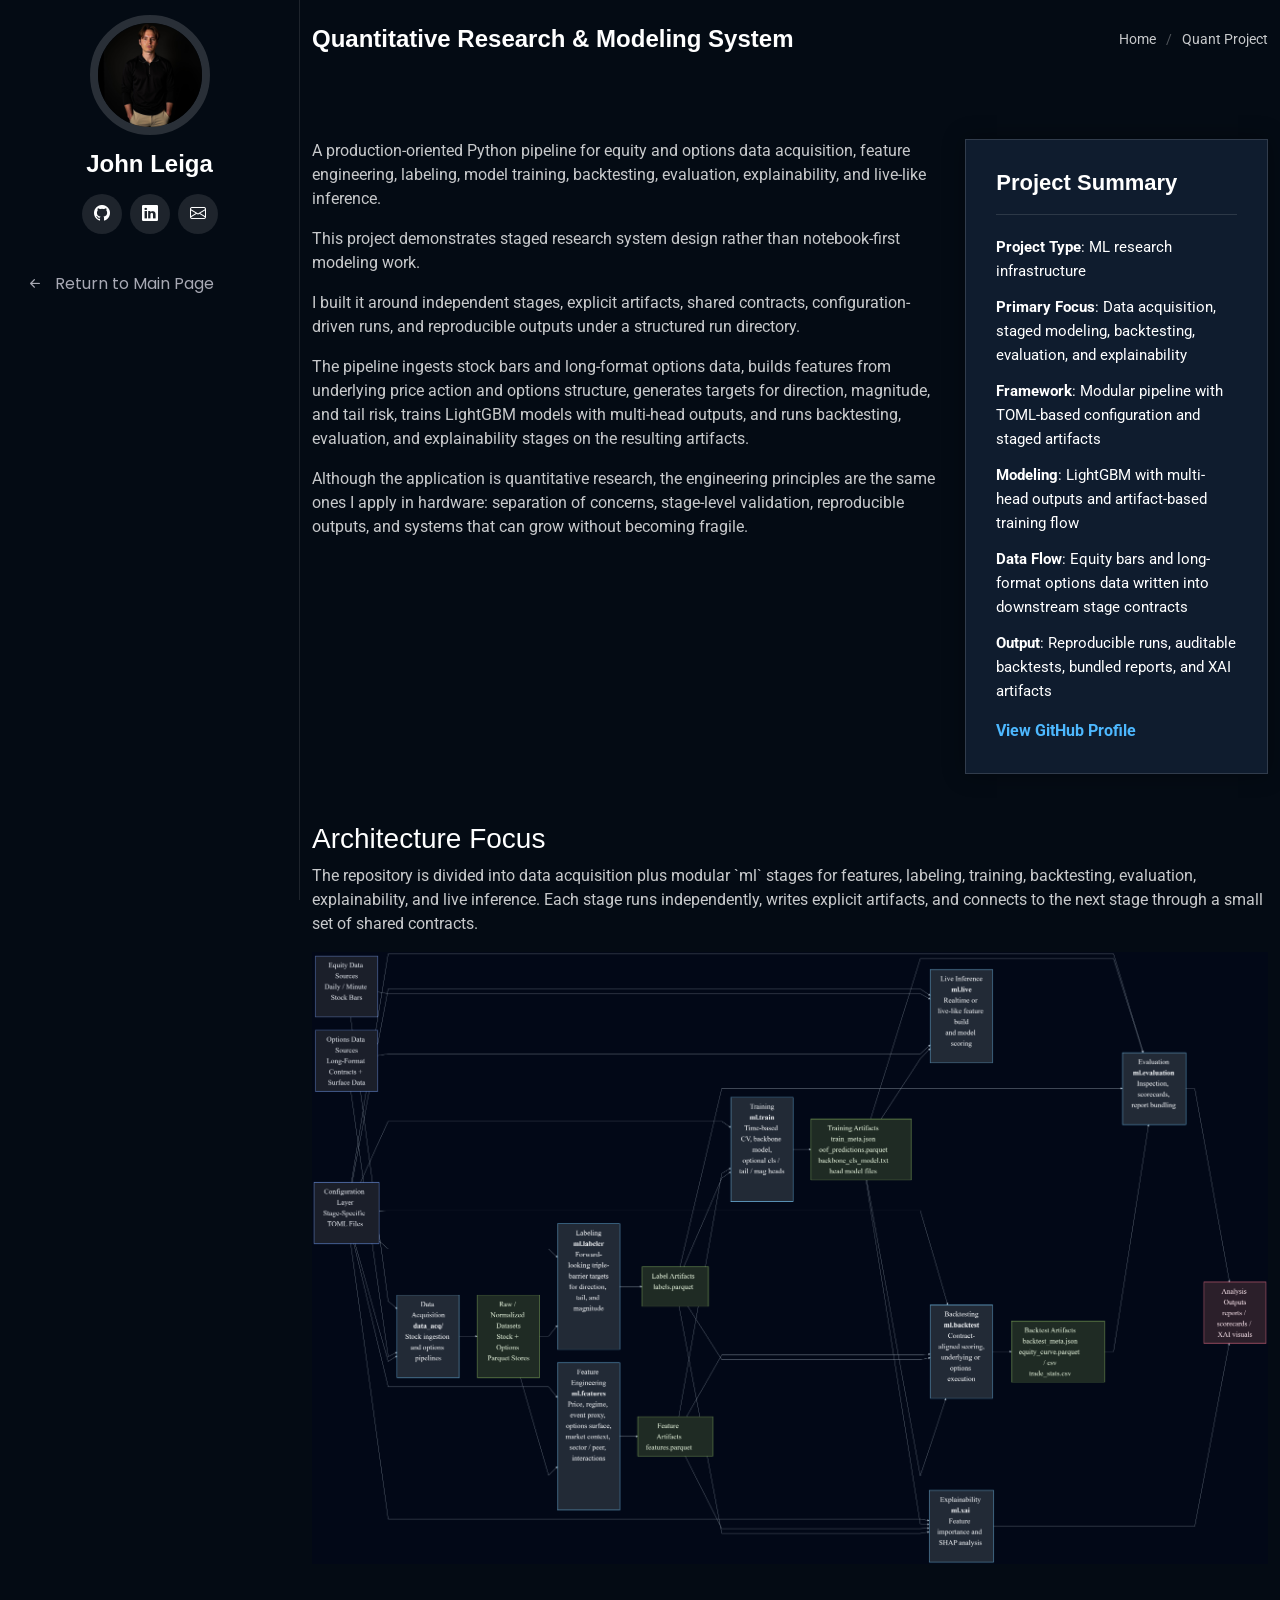
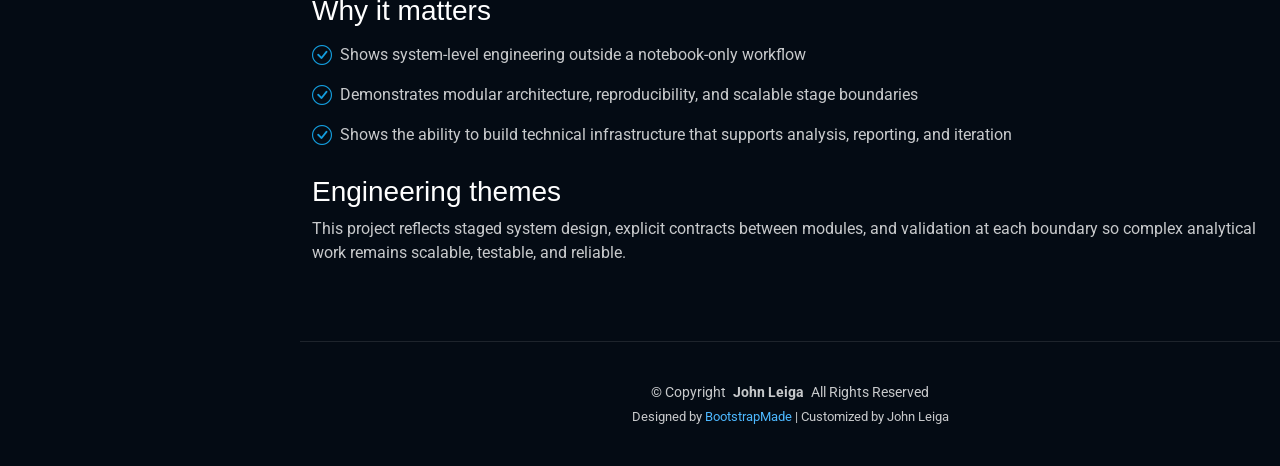
<file: quantitative-research-modeling-system.html>
<!DOCTYPE html>
<html lang="en">

<head>
  <meta charset="utf-8">
  <meta content="width=device-width, initial-scale=1.0" name="viewport">
  <title>Quantitative Research &amp; Modeling System | John Leiga</title>
  <meta content="Project details for a modular machine learning research and backtesting system built by John Leiga." name="description">
  <meta content="Machine Learning, Quantitative Research, Python, Backtesting, John Leiga" name="keywords">

  <link href="assets/img/favicon.png" rel="icon">
  <link href="assets/img/apple-touch-icon.png" rel="apple-touch-icon">

  <link href="https://fonts.googleapis.com" rel="preconnect">
  <link href="https://fonts.gstatic.com" rel="preconnect" crossorigin>
  <link href="https://fonts.googleapis.com/css2?family=Roboto:ital,wght@0,100;0,300;0,400;0,500;0,700;0,900;1,100;0,300;1,400;1,500;1,700;1,900&family=Poppins:ital,wght@0,100;0,200;0,300;0,400;0,500;0,600;0,700;0,800;0,900;1,100;1,200;1,300;1,400;1,500;1,600;1,700;1,800;1,900&display=swap" rel="stylesheet">

  <link href="assets/vendor/bootstrap/css/bootstrap.min.css" rel="stylesheet">
  <link href="assets/vendor/bootstrap-icons/bootstrap-icons.css" rel="stylesheet">
  <link href="assets/vendor/aos/aos.css" rel="stylesheet">
  <link href="assets/vendor/glightbox/css/glightbox.min.css" rel="stylesheet">
  <link href="assets/vendor/swiper/swiper-bundle.min.css" rel="stylesheet">

  <link href="assets/css/main.css" rel="stylesheet">
</head>

<body class="starter-page-page">

  <header id="header" class="header dark-background d-flex flex-column">
    <i class="header-toggle d-xl-none bi bi-list"></i>

    <div class="profile-img">
      <img src="assets/img/headshot3.jpg" alt="John Leiga" class="img-fluid rounded-circle">
    </div>

    <a href="index.html" class="logo d-flex align-items-center justify-content-center">
      <h1 class="sitename">John Leiga</h1>
    </a>

    <div class="social-links text-center">
      <a href="https://github.com/johnleiga" class="github" target="_blank" rel="noopener noreferrer"><i class="bi bi-github"></i></a>
      <a href="https://www.linkedin.com/in/john-leiga-a56b13180/" class="linkedin" target="_blank" rel="noopener noreferrer"><i class="bi bi-linkedin"></i></a>
      <a href="mailto:johnleiga9@gmail.com"><i class="bi bi-envelope"></i></a>
    </div>

    <nav id="navmenu" class="navmenu">
      <ul>
        <li><a href="index.html"><i class="bi bi-arrow-left-short navicon"></i>Return to Main Page</a></li>
      </ul>
    </nav>
  </header>

  <main class="main">

    <div class="page-title dark-background">
      <div class="container d-lg-flex justify-content-between align-items-center">
        <h1 class="mb-2 mb-lg-0">Quantitative Research &amp; Modeling System</h1>
        <nav class="breadcrumbs">
          <ol>
            <li><a href="index.html">Home</a></li>
            <li class="current">Quant Project</li>
          </ol>
        </nav>
      </div>
    </div>

    <section id="starter-section" class="starter-section section">
      <div class="container" data-aos="fade-up">
        <div class="row gy-4">
          <div class="col-lg-8">
            <p>
              A production-oriented Python pipeline for equity and options data acquisition, feature engineering,
              labeling, model training, backtesting, evaluation, explainability, and live-like inference.
            </p>
            <p>
              This project demonstrates staged research system design rather than notebook-first modeling work.
            </p>
            <p>
              I built it around independent stages, explicit artifacts, shared contracts, configuration-driven runs, and reproducible outputs under a structured run directory.
            </p>
            <p>
              The pipeline ingests stock bars and long-format options data, builds features from underlying price action and options structure, generates targets for direction, magnitude, and tail risk, trains LightGBM models with multi-head outputs, and runs backtesting, evaluation, and explainability stages on the resulting artifacts.
            </p>
            <p>
              Although the application is quantitative research, the engineering principles are the same ones I apply in hardware: separation of concerns, stage-level validation, reproducible outputs, and systems that can grow without becoming fragile.
            </p>
          </div>

          <div class="col-lg-4">
            <div class="info-wrap project-summary-card">
              <h3>Project Summary</h3>
              <ul>
                <li><strong>Project Type</strong>: ML research infrastructure</li>
                <li><strong>Primary Focus</strong>: Data acquisition, staged modeling, backtesting, evaluation, and explainability</li>
                <li><strong>Framework</strong>: Modular pipeline with TOML-based configuration and staged artifacts</li>
                <li><strong>Modeling</strong>: LightGBM with multi-head outputs and artifact-based training flow</li>
                <li><strong>Data Flow</strong>: Equity bars and long-format options data written into downstream stage contracts</li>
                <li><strong>Output</strong>: Reproducible runs, auditable backtests, bundled reports, and XAI artifacts</li>
              </ul>
              <p class="mt-3">
                <a href="https://github.com/johnleiga" target="_blank" rel="noopener noreferrer"><strong>View GitHub Profile</strong></a>
              </p>
            </div>
          </div>
        </div>

        <div class="row gy-4 mt-4">
          <div class="col-lg-12">
            <h3>Architecture Focus</h3>
            <p>
              The repository is divided into data acquisition plus modular `ml` stages for features, labeling, training, backtesting, evaluation, explainability, and live inference. Each stage runs independently, writes explicit artifacts, and connects to the next stage through a small set of shared contracts.
            </p>
            <img src="assets/img/system_architecture_diagram.png" alt="System architecture diagram for the quantitative research and modeling system" class="img-fluid services-img">

            <h3>Why it matters</h3>
            <ul class="content-list">
              <li><i class="bi bi-check-circle"></i> <span>Shows system-level engineering outside a notebook-only workflow</span></li>
              <li><i class="bi bi-check-circle"></i> <span>Demonstrates modular architecture, reproducibility, and scalable stage boundaries</span></li>
              <li><i class="bi bi-check-circle"></i> <span>Shows the ability to build technical infrastructure that supports analysis, reporting, and iteration</span></li>
            </ul>

            <h3>Engineering themes</h3>
            <p>
              This project reflects staged system design, explicit contracts between modules, and validation at each boundary so complex analytical work remains scalable, testable, and reliable.
            </p>
          </div>
        </div>
      </div>
    </section>

  </main>

  <footer id="footer" class="footer position-relative light-background">
    <div class="container">
      <div class="copyright text-center ">
        <p>© <span>Copyright</span> <strong class="px-1 sitename">John Leiga</strong> <span>All Rights Reserved</span></p>
      </div>
      <div class="credits">
        Designed by <a href="https://bootstrapmade.com/" target="_blank" rel="noopener noreferrer">BootstrapMade</a> | Customized by John Leiga
      </div>
    </div>
  </footer>

  <a href="#" id="scroll-top" class="scroll-top d-flex align-items-center justify-content-center"><i class="bi bi-arrow-up-short"></i></a>
  <div id="preloader"></div>

  <script src="assets/vendor/bootstrap/js/bootstrap.bundle.min.js"></script>
  <script src="assets/vendor/php-email-form/validate.js"></script>
  <script src="assets/vendor/aos/aos.js"></script>
  <script src="assets/vendor/typed.js/typed.umd.js"></script>
  <script src="assets/vendor/purecounter/purecounter_vanilla.js"></script>
  <script src="assets/vendor/waypoints/noframework.waypoints.js"></script>
  <script src="assets/vendor/glightbox/js/glightbox.min.js"></script>
  <script src="assets/vendor/imagesloaded/imagesloaded.pkgd.min.js"></script>
  <script src="assets/vendor/isotope-layout/isotope.pkgd.min.js"></script>
  <script src="assets/vendor/swiper/swiper-bundle.min.js"></script>
  <script src="assets/js/main.js"></script>

</body>

</html>
</file>
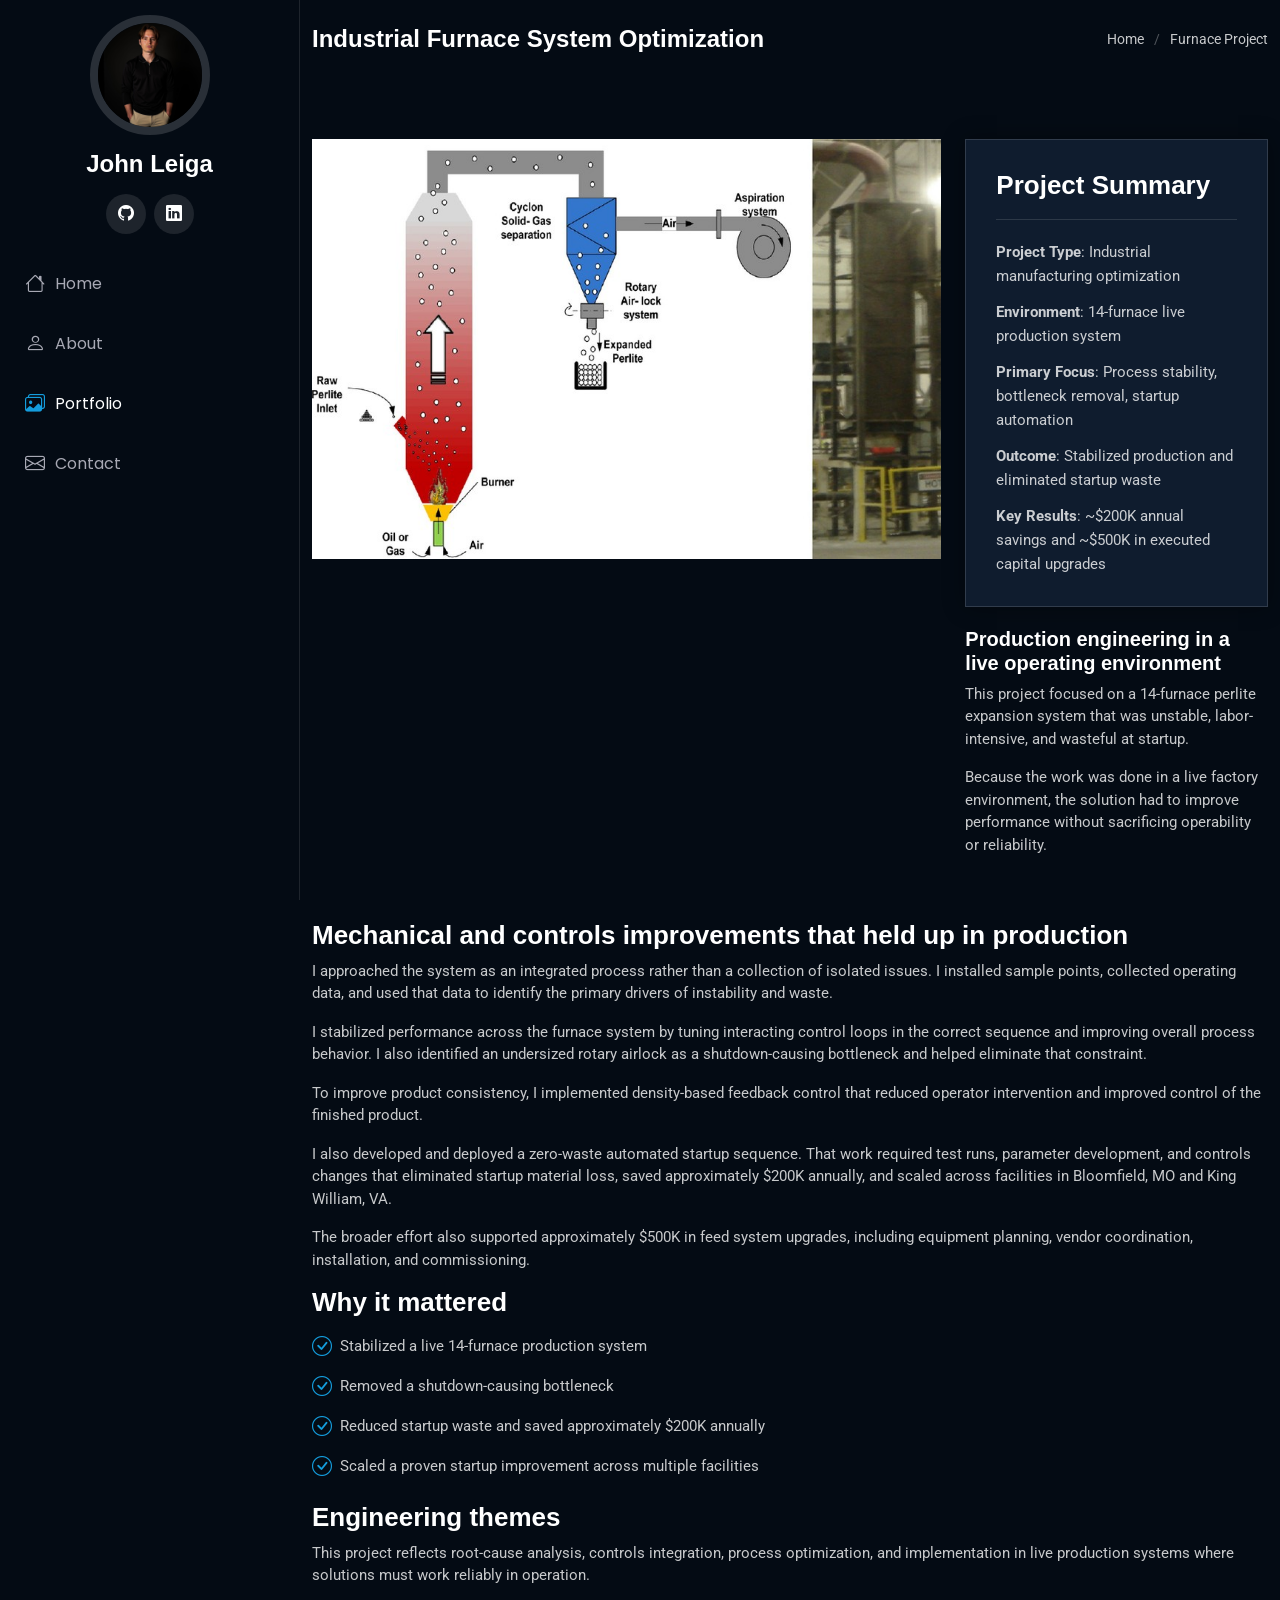
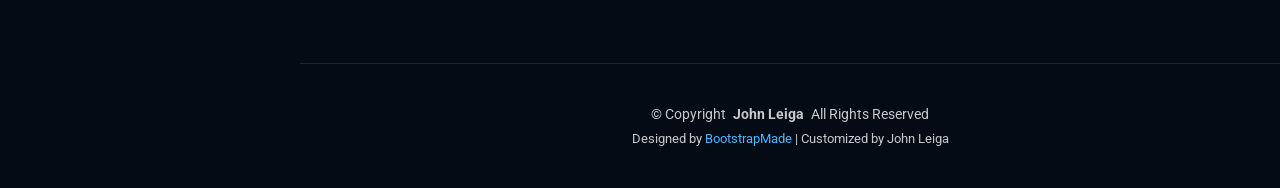
<file: service-details.html>
<!DOCTYPE html>
<html lang="en">

<head>
  <meta charset="utf-8">
  <meta content="width=device-width, initial-scale=1.0" name="viewport">
  <title>Industrial Furnace System Optimization | John Leiga</title>
  <meta content="Project details for an industrial furnace system optimization project completed by John Leiga." name="description">
  <meta content="Manufacturing, Furnace Optimization, Mechanical Engineer, John Leiga" name="keywords">

  <link href="assets/img/favicon.png" rel="icon">
  <link href="assets/img/apple-touch-icon.png" rel="apple-touch-icon">

  <link href="https://fonts.googleapis.com" rel="preconnect">
  <link href="https://fonts.gstatic.com" rel="preconnect" crossorigin>
  <link href="https://fonts.googleapis.com/css2?family=Roboto:ital,wght@0,100;0,300;0,400;0,500;0,700;0,900;1,100;0,300;1,400;1,500;1,700;1,900&family=Poppins:ital,wght@0,100;0,200;0,300;0,400;0,500;0,600;0,700;0,800;0,900;1,100;1,200;1,300;1,400;1,500;1,600;1,700;1,800;1,900&display=swap" rel="stylesheet">

  <link href="assets/vendor/bootstrap/css/bootstrap.min.css" rel="stylesheet">
  <link href="assets/vendor/bootstrap-icons/bootstrap-icons.css" rel="stylesheet">
  <link href="assets/vendor/aos/aos.css" rel="stylesheet">
  <link href="assets/vendor/glightbox/css/glightbox.min.css" rel="stylesheet">
  <link href="assets/vendor/swiper/swiper-bundle.min.css" rel="stylesheet">

  <link href="assets/css/main.css" rel="stylesheet">
</head>

<body class="service-details-page">

  <header id="header" class="header dark-background d-flex flex-column">
    <i class="header-toggle d-xl-none bi bi-list"></i>

    <div class="profile-img">
      <img src="assets/img/headshot3.jpg" alt="John Leiga" class="img-fluid rounded-circle">
    </div>

    <a href="index.html" class="logo d-flex align-items-center justify-content-center">
      <h1 class="sitename">John Leiga</h1>
    </a>

    <div class="social-links text-center">
      <a href="https://github.com/johnleiga" class="github" target="_blank" rel="noopener noreferrer"><i class="bi bi-github"></i></a>
      <a href="https://www.linkedin.com/in/john-leiga-a56b13180/" class="linkedin" target="_blank" rel="noopener noreferrer"><i class="bi bi-linkedin"></i></a>
    </div>

    <nav id="navmenu" class="navmenu">
      <ul>
        <li><a href="index.html"><i class="bi bi-house navicon"></i>Home</a></li>
        <li><a href="index.html#about"><i class="bi bi-person navicon"></i>About</a></li>
        <li><a href="index.html#portfolio" class="active"><i class="bi bi-images navicon"></i>Portfolio</a></li>
        <li><a href="index.html#contact"><i class="bi bi-envelope navicon"></i>Contact</a></li>
      </ul>
    </nav>
  </header>

  <main class="main">

    <div class="page-title dark-background">
      <div class="container d-lg-flex justify-content-between align-items-center">
        <h1 class="mb-2 mb-lg-0">Industrial Furnace System Optimization</h1>
        <nav class="breadcrumbs">
          <ol>
            <li><a href="index.html">Home</a></li>
            <li class="current">Furnace Project</li>
          </ol>
        </nav>
      </div>
    </div>

    <section id="service-details" class="service-details section">
      <div class="container">

        <div class="row gy-4">

          <div class="col-lg-8" data-aos="fade-up" data-aos-delay="200">
            <img src="assets/img/perlite-furnace.jpg" alt="Industrial furnace system optimization" class="img-fluid services-img">
          </div>

          <div class="col-lg-4" data-aos="fade-up" data-aos-delay="100">
            <div class="services-list project-summary-card">
              <h3>Project Summary</h3>
              <ul>
                <li><strong>Project Type</strong>: Industrial manufacturing optimization</li>
                <li><strong>Environment</strong>: 14-furnace live production system</li>
                <li><strong>Primary Focus</strong>: Process stability, bottleneck removal, startup automation</li>
                <li><strong>Outcome</strong>: Stabilized production and eliminated startup waste</li>
                <li><strong>Key Results</strong>: ~$200K annual savings and ~$500K in executed capital upgrades</li>
              </ul>
            </div>

            <div class="portfolio-description" data-aos="fade-up" data-aos-delay="300">
              <h4>Production engineering in a live operating environment</h4>
              <p>
                This project focused on a 14-furnace perlite expansion system that was unstable, labor-intensive, and wasteful at startup.
              </p>
              <p>
                Because the work was done in a live factory environment, the solution had to improve performance without sacrificing operability or reliability.
              </p>
            </div>
          </div>

        </div>

        <div class="row gy-4 mt-4">
          <div class="col-lg-12" data-aos="fade-up" data-aos-delay="350">
            <h3>Mechanical and controls improvements that held up in production</h3>

            <p>
              I approached the system as an integrated process rather than a collection of isolated issues. I installed sample points, collected operating data, and used that data to identify the primary drivers of instability and waste.
            </p>

            <p>
              I stabilized performance across the furnace system by tuning interacting control loops in the correct sequence and improving overall process behavior. I also identified an undersized rotary airlock as a shutdown-causing bottleneck and helped eliminate that constraint.
            </p>

            <p>
              To improve product consistency, I implemented density-based feedback control that reduced operator intervention and improved control of the finished product.
            </p>

            <p>
              I also developed and deployed a zero-waste automated startup sequence. That work required test runs, parameter development, and controls changes that eliminated startup material loss, saved approximately $200K annually, and scaled across facilities in Bloomfield, MO and King William, VA.
            </p>

            <p>
              The broader effort also supported approximately $500K in feed system upgrades, including equipment planning, vendor coordination, installation, and commissioning.
            </p>

            <h3>Why it mattered</h3>
            <ul>
              <li><i class="bi bi-check-circle"></i> <span>Stabilized a live 14-furnace production system</span></li>
              <li><i class="bi bi-check-circle"></i> <span>Removed a shutdown-causing bottleneck</span></li>
              <li><i class="bi bi-check-circle"></i> <span>Reduced startup waste and saved approximately $200K annually</span></li>
              <li><i class="bi bi-check-circle"></i> <span>Scaled a proven startup improvement across multiple facilities</span></li>
            </ul>

            <h3>Engineering themes</h3>
            <p>
              This project reflects root-cause analysis, controls integration, process optimization, and implementation in live production systems where solutions must work reliably in operation.
            </p>
          </div>
        </div>

      </div>
    </section>

  </main>

  <footer id="footer" class="footer position-relative light-background">
    <div class="container">
      <div class="copyright text-center ">
        <p>© <span>Copyright</span> <strong class="px-1 sitename">John Leiga</strong> <span>All Rights Reserved</span></p>
      </div>
      <div class="credits">
        Designed by <a href="https://bootstrapmade.com/" target="_blank" rel="noopener noreferrer">BootstrapMade</a> | Customized by John Leiga
      </div>
    </div>
  </footer>

  <a href="#" id="scroll-top" class="scroll-top d-flex align-items-center justify-content-center"><i class="bi bi-arrow-up-short"></i></a>
  <div id="preloader"></div>

  <script src="assets/vendor/bootstrap/js/bootstrap.bundle.min.js"></script>
  <script src="assets/vendor/php-email-form/validate.js"></script>
  <script src="assets/vendor/aos/aos.js"></script>
  <script src="assets/vendor/typed.js/typed.umd.js"></script>
  <script src="assets/vendor/purecounter/purecounter_vanilla.js"></script>
  <script src="assets/vendor/waypoints/noframework.waypoints.js"></script>
  <script src="assets/vendor/glightbox/js/glightbox.min.js"></script>
  <script src="assets/vendor/imagesloaded/imagesloaded.pkgd.min.js"></script>
  <script src="assets/vendor/isotope-layout/isotope.pkgd.min.js"></script>
  <script src="assets/vendor/swiper/swiper-bundle.min.js"></script>
  <script src="assets/js/main.js"></script>

</body>

</html>
</file>
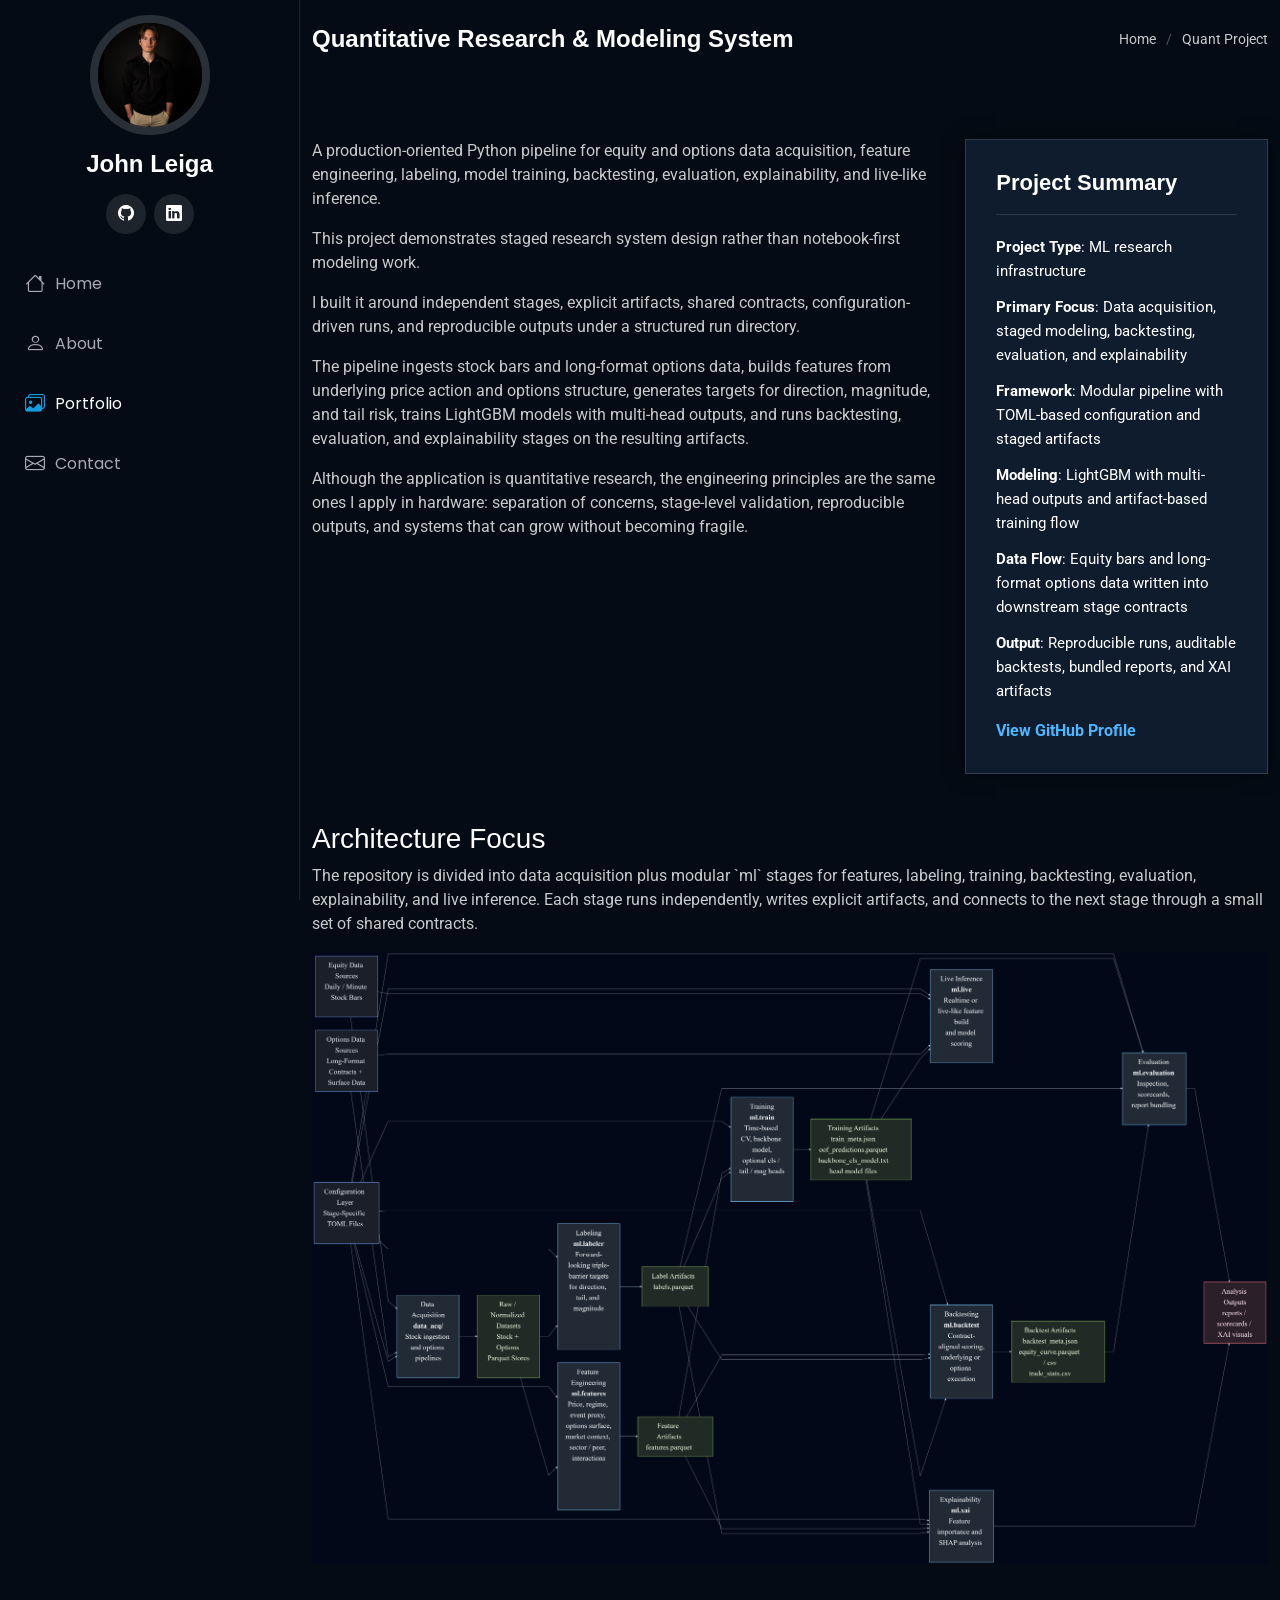
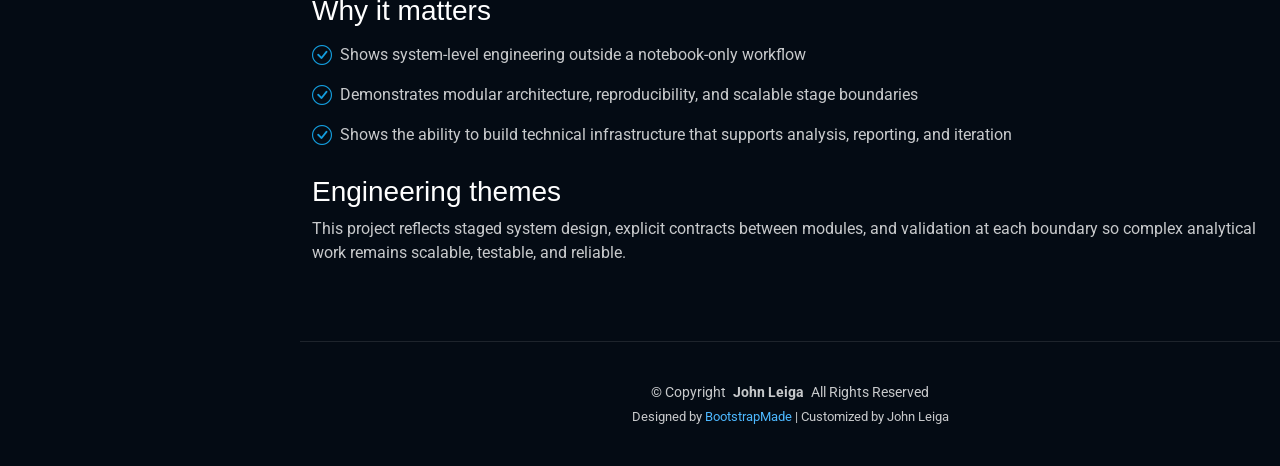
<file: starter-page.html>
<!DOCTYPE html>
<html lang="en">

<head>
  <meta charset="utf-8">
  <meta content="width=device-width, initial-scale=1.0" name="viewport">
  <title>Quantitative Research &amp; Modeling System | John Leiga</title>
  <meta content="Project details for a modular machine learning research and backtesting system built by John Leiga." name="description">
  <meta content="Machine Learning, Quantitative Research, Python, Backtesting, John Leiga" name="keywords">

  <link href="assets/img/favicon.png" rel="icon">
  <link href="assets/img/apple-touch-icon.png" rel="apple-touch-icon">

  <link href="https://fonts.googleapis.com" rel="preconnect">
  <link href="https://fonts.gstatic.com" rel="preconnect" crossorigin>
  <link href="https://fonts.googleapis.com/css2?family=Roboto:ital,wght@0,100;0,300;0,400;0,500;0,700;0,900;1,100;0,300;1,400;1,500;1,700;1,900&family=Poppins:ital,wght@0,100;0,200;0,300;0,400;0,500;0,600;0,700;0,800;0,900;1,100;1,200;1,300;1,400;1,500;1,600;1,700;1,800;1,900&display=swap" rel="stylesheet">

  <link href="assets/vendor/bootstrap/css/bootstrap.min.css" rel="stylesheet">
  <link href="assets/vendor/bootstrap-icons/bootstrap-icons.css" rel="stylesheet">
  <link href="assets/vendor/aos/aos.css" rel="stylesheet">
  <link href="assets/vendor/glightbox/css/glightbox.min.css" rel="stylesheet">
  <link href="assets/vendor/swiper/swiper-bundle.min.css" rel="stylesheet">

  <link href="assets/css/main.css" rel="stylesheet">
</head>

<body class="starter-page-page">

  <header id="header" class="header dark-background d-flex flex-column">
    <i class="header-toggle d-xl-none bi bi-list"></i>

    <div class="profile-img">
      <img src="assets/img/headshot3.jpg" alt="John Leiga" class="img-fluid rounded-circle">
    </div>

    <a href="index.html" class="logo d-flex align-items-center justify-content-center">
      <h1 class="sitename">John Leiga</h1>
    </a>

    <div class="social-links text-center">
      <a href="https://github.com/johnleiga" class="github" target="_blank" rel="noopener noreferrer"><i class="bi bi-github"></i></a>
      <a href="https://www.linkedin.com/in/john-leiga-a56b13180/" class="linkedin" target="_blank" rel="noopener noreferrer"><i class="bi bi-linkedin"></i></a>
    </div>

    <nav id="navmenu" class="navmenu">
      <ul>
        <li><a href="index.html"><i class="bi bi-house navicon"></i>Home</a></li>
        <li><a href="index.html#about"><i class="bi bi-person navicon"></i>About</a></li>
        <li><a href="index.html#portfolio" class="active"><i class="bi bi-images navicon"></i>Portfolio</a></li>
        <li><a href="index.html#contact"><i class="bi bi-envelope navicon"></i>Contact</a></li>
      </ul>
    </nav>
  </header>

  <main class="main">

    <div class="page-title dark-background">
      <div class="container d-lg-flex justify-content-between align-items-center">
        <h1 class="mb-2 mb-lg-0">Quantitative Research &amp; Modeling System</h1>
        <nav class="breadcrumbs">
          <ol>
            <li><a href="index.html">Home</a></li>
            <li class="current">Quant Project</li>
          </ol>
        </nav>
      </div>
    </div>

    <section id="starter-section" class="starter-section section">
      <div class="container" data-aos="fade-up">
        <div class="row gy-4">
          <div class="col-lg-8">
            <p>
              A production-oriented Python pipeline for equity and options data acquisition, feature engineering,
              labeling, model training, backtesting, evaluation, explainability, and live-like inference.
            </p>
            <p>
              This project demonstrates staged research system design rather than notebook-first modeling work.
            </p>
            <p>
              I built it around independent stages, explicit artifacts, shared contracts, configuration-driven runs, and reproducible outputs under a structured run directory.
            </p>
            <p>
              The pipeline ingests stock bars and long-format options data, builds features from underlying price action and options structure, generates targets for direction, magnitude, and tail risk, trains LightGBM models with multi-head outputs, and runs backtesting, evaluation, and explainability stages on the resulting artifacts.
            </p>
            <p>
              Although the application is quantitative research, the engineering principles are the same ones I apply in hardware: separation of concerns, stage-level validation, reproducible outputs, and systems that can grow without becoming fragile.
            </p>
          </div>

          <div class="col-lg-4">
            <div class="info-wrap project-summary-card">
              <h3>Project Summary</h3>
              <ul>
                <li><strong>Project Type</strong>: ML research infrastructure</li>
                <li><strong>Primary Focus</strong>: Data acquisition, staged modeling, backtesting, evaluation, and explainability</li>
                <li><strong>Framework</strong>: Modular pipeline with TOML-based configuration and staged artifacts</li>
                <li><strong>Modeling</strong>: LightGBM with multi-head outputs and artifact-based training flow</li>
                <li><strong>Data Flow</strong>: Equity bars and long-format options data written into downstream stage contracts</li>
                <li><strong>Output</strong>: Reproducible runs, auditable backtests, bundled reports, and XAI artifacts</li>
              </ul>
              <p class="mt-3">
                <a href="https://github.com/johnleiga" target="_blank" rel="noopener noreferrer"><strong>View GitHub Profile</strong></a>
              </p>
            </div>
          </div>
        </div>

        <div class="row gy-4 mt-4">
          <div class="col-lg-12">
            <h3>Architecture Focus</h3>
            <p>
              The repository is divided into data acquisition plus modular `ml` stages for features, labeling, training, backtesting, evaluation, explainability, and live inference. Each stage runs independently, writes explicit artifacts, and connects to the next stage through a small set of shared contracts.
            </p>
            <img src="assets/img/system_architecture_diagram.png" alt="System architecture diagram for the quantitative research and modeling system" class="img-fluid services-img">

            <h3>Why it matters</h3>
            <ul class="content-list">
              <li><i class="bi bi-check-circle"></i> <span>Shows system-level engineering outside a notebook-only workflow</span></li>
              <li><i class="bi bi-check-circle"></i> <span>Demonstrates modular architecture, reproducibility, and scalable stage boundaries</span></li>
              <li><i class="bi bi-check-circle"></i> <span>Shows the ability to build technical infrastructure that supports analysis, reporting, and iteration</span></li>
            </ul>

            <h3>Engineering themes</h3>
            <p>
              This project reflects staged system design, explicit contracts between modules, and validation at each boundary so complex analytical work remains scalable, testable, and reliable.
            </p>
          </div>
        </div>
      </div>
    </section>

  </main>

  <footer id="footer" class="footer position-relative light-background">
    <div class="container">
      <div class="copyright text-center ">
        <p>© <span>Copyright</span> <strong class="px-1 sitename">John Leiga</strong> <span>All Rights Reserved</span></p>
      </div>
      <div class="credits">
        Designed by <a href="https://bootstrapmade.com/" target="_blank" rel="noopener noreferrer">BootstrapMade</a> | Customized by John Leiga
      </div>
    </div>
  </footer>

  <a href="#" id="scroll-top" class="scroll-top d-flex align-items-center justify-content-center"><i class="bi bi-arrow-up-short"></i></a>
  <div id="preloader"></div>

  <script src="assets/vendor/bootstrap/js/bootstrap.bundle.min.js"></script>
  <script src="assets/vendor/php-email-form/validate.js"></script>
  <script src="assets/vendor/aos/aos.js"></script>
  <script src="assets/vendor/typed.js/typed.umd.js"></script>
  <script src="assets/vendor/purecounter/purecounter_vanilla.js"></script>
  <script src="assets/vendor/waypoints/noframework.waypoints.js"></script>
  <script src="assets/vendor/glightbox/js/glightbox.min.js"></script>
  <script src="assets/vendor/imagesloaded/imagesloaded.pkgd.min.js"></script>
  <script src="assets/vendor/isotope-layout/isotope.pkgd.min.js"></script>
  <script src="assets/vendor/swiper/swiper-bundle.min.js"></script>
  <script src="assets/js/main.js"></script>

</body>

</html>
</file>
<file: assets/css/main.css>
/**
* Template Name: iPortfolio
* Template URL: https://bootstrapmade.com/iportfolio-bootstrap-portfolio-websites-template/
* Updated: Jun 29 2024 with Bootstrap v5.3.3
* Author: BootstrapMade.com
* License: https://bootstrapmade.com/license/
*/

/*--------------------------------------------------------------
# Font & Color Variables
# Help: https://bootstrapmade.com/color-system/
--------------------------------------------------------------*/
/* Fonts */
:root {
  --default-font: "Roboto",  system-ui, -apple-system, "Segoe UI", Roboto, "Helvetica Neue", Arial, "Noto Sans", "Liberation Sans", sans-serif, "Apple Color Emoji", "Segoe UI Emoji", "Segoe UI Symbol", "Noto Color Emoji";
  --heading-font: "Raleway",  sans-serif;
  --nav-font: "Poppins",  sans-serif;
}

/* Global Colors - The following color variables are used throughout the website. Updating them here will change the color scheme of the entire website */
:root { 
  --background-color: #ffffff; /* Background color for the entire website, including individual sections */
  --default-color: #272829; /* Default color used for the majority of the text content across the entire website */
  --heading-color: #050d18; /* Color for headings, subheadings and title throughout the website */
  --accent-color: #149ddd; /* Accent color that represents your brand on the website. It's used for buttons, links, and other elements that need to stand out */
  --surface-color: #ffffff; /* The surface color is used as a background of boxed elements within sections, such as cards, icon boxes, or other elements that require a visual separation from the global background. */
  --contrast-color: #ffffff; /* Contrast color for text, ensuring readability against backgrounds of accent, heading, or default colors. */
}

/* Nav Menu Colors - The following color variables are used specifically for the navigation menu. They are separate from the global colors to allow for more customization options */
:root {
  --nav-color: #a8a9b4;  /* The default color of the main navmenu links */
  --nav-hover-color: #ffffff; /* Applied to main navmenu links when they are hovered over or active */
  --nav-mobile-background-color: #040b14; /* Used as the background color for mobile navigation menu */
  --nav-dropdown-background-color: #040b14; /* Used as the background color for dropdown items that appear when hovering over primary navigation items */
  --nav-dropdown-color: #a8a9b4; /* Used for navigation links of the dropdown items in the navigation menu. */
  --nav-dropdown-hover-color: #ffffff; /* Similar to --nav-hover-color, this color is applied to dropdown navigation links when they are hovered over. */
}

/* Color Presets - These classes override global colors when applied to any section or element, providing reuse of the sam color scheme. */

.light-background {
  --background-color: #f4fafd;
  --surface-color: #ffffff;
}

.dark-background {
  --background-color: #040b14;
  --default-color: #ffffff;
  --heading-color: #ffffff;
  --surface-color: #151f2b;
  --contrast-color: #ffffff;
}

/* Smooth scroll */
:root {
  scroll-behavior: smooth;
}

/*--------------------------------------------------------------
# General Styling & Shared Classes
--------------------------------------------------------------*/
body {
  color: var(--default-color);
  background-color: var(--background-color);
  font-family: var(--default-font);
}

a {
  color: var(--accent-color);
  text-decoration: none;
  transition: 0.3s;
}

a:hover {
  color: color-mix(in srgb, var(--accent-color), transparent 25%);
  text-decoration: none;
}

h1,
h2,
h3,
h4,
h5,
h6 {
  color: var(--heading-color);
  font-family: var(--heading-font);
}

/* PHP Email Form Messages
------------------------------*/
.php-email-form .error-message {
  display: none;
  background: #df1529;
  color: #ffffff;
  text-align: left;
  padding: 15px;
  margin-bottom: 24px;
  font-weight: 600;
}

.php-email-form .sent-message {
  display: none;
  color: #ffffff;
  background: #059652;
  text-align: center;
  padding: 15px;
  margin-bottom: 24px;
  font-weight: 600;
}

.php-email-form .loading {
  display: none;
  background: var(--surface-color);
  text-align: center;
  padding: 15px;
  margin-bottom: 24px;
}

.php-email-form .loading:before {
  content: "";
  display: inline-block;
  border-radius: 50%;
  width: 24px;
  height: 24px;
  margin: 0 10px -6px 0;
  border: 3px solid var(--accent-color);
  border-top-color: var(--surface-color);
  animation: php-email-form-loading 1s linear infinite;
}

@keyframes php-email-form-loading {
  0% {
    transform: rotate(0deg);
  }

  100% {
    transform: rotate(360deg);
  }
}

/*--------------------------------------------------------------
# Global Header
--------------------------------------------------------------*/
.header {
  color: var(--default-color);
  background-color: var(--background-color);
  position: fixed;
  top: 0;
  left: 0;
  bottom: 0;
  padding: 0 15px;
  width: 300px;
  transition: all ease-in-out 0.3s;
  overflow-y: auto;
  z-index: 997;
  border-right: 1px solid color-mix(in srgb, var(--default-color), transparent 90%);
}

.header .profile-img img {
  margin: 15px auto;
  display: block;
  width: 120px;
  border: 8px solid color-mix(in srgb, var(--default-color), transparent 85%);
}

.header .logo {
  line-height: 1;
  margin-bottom: 15px;
}

.header .logo img {
  max-height: 32px;
  margin-right: 8px;
}

.header .logo h1 {
  font-size: 24px;
  margin: 0;
  font-weight: 700;
  color: var(--heading-color);
}

.header .social-links {
  margin: 0 0 20px 0;
}

.header .social-links a {
  font-size: 16px;
  display: inline-flex;
  align-items: center;
  justify-content: center;
  background: color-mix(in srgb, var(--default-color), transparent 90%);
  color: var(--default-color);
  margin: 0 2px;
  border-radius: 50%;
  text-align: center;
  width: 40px;
  height: 40px;
  transition: 0.3s;
}

.header .social-links a:hover {
  color: var(--contrast-color);
  background: var(--accent-color);
}

@media (min-width: 1200px) {

  .header~main,
  .header~#footer {
    margin-left: 300px;
  }
}

@media (max-width: 1199px) {
  .header {
    left: -100%;
  }
}

.header.header-show {
  left: 0;
}

.header .header-toggle {
  color: var(--contrast-color);
  background-color: var(--accent-color);
  font-size: 22px;
  display: flex;
  align-items: center;
  justify-content: center;
  width: 40px;
  height: 40px;
  border-radius: 50%;
  cursor: pointer;
  position: fixed;
  top: 15px;
  right: 15px;
  z-index: 9999;
  transition: background-color 0.3s;
}

.header .header-toggle:hover {
  color: var(--contrast-color);
  background-color: color-mix(in srgb, var(--accent-color) 90%, white 15%);
}

/*--------------------------------------------------------------
# Navigation Menu
--------------------------------------------------------------*/
.mobile-nav-toggle {
  display: none;
}

.navmenu {
  padding: 0;
  z-index: 9997;
}

.navmenu ul {
  list-style: none;
  padding: 0 0 20px 0;
  margin: 0;
}

.navmenu a,
.navmenu a:focus {
  color: var(--nav-color);
  padding: 15px 10px;
  font-family: var(--nav-font);
  font-size: 16px;
  font-weight: 400;
  display: flex;
  align-items: center;
  white-space: nowrap;
  transition: 0.3s;
  width: 100%;
}

.navmenu a .navicon,
.navmenu a:focus .navicon {
  font-size: 20px;
  margin-right: 10px;
}

.navmenu a .toggle-dropdown,
.navmenu a:focus .toggle-dropdown {
  font-size: 12px;
  line-height: 0;
  margin-left: auto;
  width: 30px;
  height: 30px;
  display: flex;
  align-items: center;
  justify-content: center;
  border-radius: 50%;
  transition: 0.3s;
  flex-shrink: 0;
  background-color: color-mix(in srgb, var(--accent-color), transparent 90%);
}

.navmenu a .toggle-dropdown:hover,
.navmenu a:focus .toggle-dropdown:hover {
  background-color: var(--accent-color);
  color: var(--contrast-color);
}

.navmenu a:hover,
.navmenu .active,
.navmenu .active:focus {
  color: var(--nav-hover-color);
}

.navmenu a:hover .navicon,
.navmenu .active .navicon,
.navmenu .active:focus .navicon {
  color: var(--accent-color);
}

.navmenu .active .toggle-dropdown,
.navmenu .active:focus .toggle-dropdown {
  background-color: var(--accent-color);
  color: var(--contrast-color);
  transform: rotate(180deg);
}

.navmenu .dropdown {
  display: block;
}

.navmenu .dropdown a,
.navmenu .dropdown a:focus {
  color: --nav-dropdown-color;
}

.navmenu .dropdown a:hover,
.navmenu .dropdown .active,
.navmenu .dropdown .active:focus {
  color: var(--nav-dropdown-hover-color);
}

.navmenu .dropdown ul {
  position: static;
  display: none;
  z-index: 99;
  padding: 5px 10px;
  margin: 5px 10px;
  background-color: var(--nav-dropdown-background-color);
  border: 1px solid color-mix(in srgb, var(--default-color), transparent 90%);
  box-shadow: none;
  transition: all 0.5s ease-in-out;
}

.navmenu .dropdown ul ul {
  background-color: rgba(33, 37, 41, 0.1);
}

.navmenu .dropdown>.dropdown-active {
  display: block;
  background-color: rgba(33, 37, 41, 0.03);
}

/*--------------------------------------------------------------
# Global Footer
--------------------------------------------------------------*/
.footer {
  color: var(--default-color);
  background-color: var(--background-color);
  font-size: 14px;
  padding: 40px 0;
  position: relative;
  border-top: 1px solid color-mix(in srgb, var(--default-color), transparent 90%);
}

.footer .copyright p {
  margin-bottom: 0;
}

.footer .credits {
  margin-top: 4px;
  font-size: 13px;
  text-align: center;
}

/*--------------------------------------------------------------
# Preloader
--------------------------------------------------------------*/
#preloader {
  position: fixed;
  inset: 0;
  z-index: 999999;
  overflow: hidden;
  background: var(--background-color);
  transition: all 0.6s ease-out;
}

#preloader:before {
  content: "";
  position: fixed;
  top: calc(50% - 30px);
  left: calc(50% - 30px);
  border: 6px solid #ffffff;
  border-color: var(--accent-color) transparent var(--accent-color) transparent;
  border-radius: 50%;
  width: 60px;
  height: 60px;
  animation: animate-preloader 1.5s linear infinite;
}

@keyframes animate-preloader {
  0% {
    transform: rotate(0deg);
  }

  100% {
    transform: rotate(360deg);
  }
}

/*--------------------------------------------------------------
# Scroll Top Button
--------------------------------------------------------------*/
.scroll-top {
  position: fixed;
  visibility: hidden;
  opacity: 0;
  right: 15px;
  bottom: -15px;
  z-index: 99999;
  background-color: var(--accent-color);
  width: 44px;
  height: 44px;
  border-radius: 50px;
  transition: all 0.4s;
}

.scroll-top i {
  font-size: 24px;
  color: var(--contrast-color);
  line-height: 0;
}

.scroll-top:hover {
  background-color: color-mix(in srgb, var(--accent-color), transparent 20%);
  color: var(--contrast-color);
}

.scroll-top.active {
  visibility: visible;
  opacity: 1;
  bottom: 15px;
}

/*--------------------------------------------------------------
# Disable aos animation delay on mobile devices
--------------------------------------------------------------*/
@media screen and (max-width: 768px) {
  [data-aos-delay] {
    transition-delay: 0 !important;
  }
}

/*--------------------------------------------------------------
# Global Page Titles & Breadcrumbs
--------------------------------------------------------------*/
.page-title {
  color: var(--default-color);
  background-color: var(--background-color);
  padding: 25px 0;
  position: relative;
}

.page-title h1 {
  font-size: 24px;
  font-weight: 700;
}

.page-title .breadcrumbs ol {
  display: flex;
  flex-wrap: wrap;
  list-style: none;
  padding: 0;
  margin: 0;
  font-size: 14px;
  font-weight: 400;
}

.page-title .breadcrumbs ol li+li {
  padding-left: 10px;
}

.page-title .breadcrumbs ol li+li::before {
  content: "/";
  display: inline-block;
  padding-right: 10px;
  color: color-mix(in srgb, var(--default-color), transparent 70%);
}

/*--------------------------------------------------------------
# Global Sections
--------------------------------------------------------------*/
section,
.section {
  color: var(--default-color);
  background-color: var(--background-color);
  padding: 60px 0;
  overflow: clip;
}

/*--------------------------------------------------------------
# Global Section Titles
--------------------------------------------------------------*/
.section-title {
  padding-bottom: 60px;
  position: relative;
}

.section-title h2 {
  font-size: 32px;
  font-weight: 700;
  margin-bottom: 20px;
  padding-bottom: 20px;
  position: relative;
}

.section-title h2:after {
  content: "";
  position: absolute;
  display: block;
  width: 50px;
  height: 3px;
  background: var(--accent-color);
  left: 0;
  bottom: 0;
}

.section-title p {
  margin-bottom: 0;
}

/*--------------------------------------------------------------
# Hero Section
--------------------------------------------------------------*/
.hero {
  width: 100%;
  min-height: 100vh;
  position: relative;
  padding: 80px 0;
  display: flex;
  align-items: center;
  justify-content: center;
}

.hero img {
  position: absolute;
  inset: 0;
  display: block;
  width: 100%;
  height: 100%;
  object-fit: cover;
  z-index: 1;
}

.hero:before {
  content: "";
  background: color-mix(in srgb, var(--background-color), transparent 70%);
  position: absolute;
  inset: 0;
  z-index: 2;
}

.hero .container {
  position: relative;
  z-index: 3;
}

.hero h2 {
  margin: 0;
  font-size: 64px;
  font-weight: 700;
}

.hero p {
  margin: 5px 0 0 0;
  font-size: 26px;
}

.hero p span {
  letter-spacing: 1px;
  border-bottom: 2px solid var(--accent-color);
}

.hero .hero-resume-btn {
  display: inline-flex;
  align-items: center;
  gap: 10px;
  margin-top: 28px;
  padding: 14px 24px;
  border-radius: 999px;
  background: #0d6efd;
  color: #ffffff;
  font-weight: 600;
  letter-spacing: 0.01em;
  box-shadow: 0 14px 28px rgba(13, 110, 253, 0.28);
}

.hero .hero-resume-btn:hover,
.hero .hero-resume-btn:focus {
  background: #3d8bfd;
  color: #ffffff;
  transform: translateY(-1px);
}

.hero .social-links {
  margin-top: 25px;
}

.hero .social-links a {
  font-size: 24px;
  display: inline-block;
  color: color-mix(in srgb, var(--default-color), transparent 50%);
  line-height: 1;
  margin-right: 20px;
  transition: 0.3s;
}

.hero .social-links a:hover {
  color: var(--accent-color);
}

@media (max-width: 768px) {
  .hero h2 {
    font-size: 32px;
  }

  .hero p {
    font-size: 20px;
  }
}

/*--------------------------------------------------------------
# About Section
--------------------------------------------------------------*/
.about .content h2 {
  font-weight: 700;
  font-size: 24px;
}

.about .content ul {
  list-style: none;
  padding: 0;
}

.about .content ul li {
  margin-bottom: 20px;
  display: flex;
  align-items: flex-start;
}

.about .content ul strong {
  margin-right: 10px;
}

.about .content ul i {
  font-size: 16px;
  margin-right: 5px;
  margin-top: 3px;
  color: var(--accent-color);
  line-height: 0;
}

/*--------------------------------------------------------------
# Stats Section
--------------------------------------------------------------*/
.stats .stats-item {
  padding: 30px;
  width: 100%;
}

.stats .stats-item i {
  color: var(--accent-color);
  display: block;
  font-size: 44px;
  float: left;
  line-height: 0;
}

.stats .stats-item .purecounter {
  color: var(--heading-color);
  font-size: 48px;
  line-height: 40px;
  display: block;
  font-weight: 700;
  margin-left: 60px;
}

.stats .stats-item p {
  color: color-mix(in srgb, var(--default-color), transparent 40%);
  padding: 15px 0 0 0;
  margin: 0 0 0 60px;
  font-family: var(--heading-font);
  font-size: 14px;
}

/*--------------------------------------------------------------
# Skills Section
--------------------------------------------------------------*/
.skills .progress {
  height: 60px;
  display: block;
  background: none;
  border-radius: 0;
}

.skills .progress .skill {
  color: var(--heading-color);
  padding: 0;
  margin: 0 0 6px 0;
  text-transform: uppercase;
  display: block;
  font-weight: 600;
  font-family: var(--heading-font);
}

.skills .progress .skill .val {
  float: right;
  font-style: normal;
}

.skills .progress-bar-wrap {
  background: color-mix(in srgb, var(--default-color), transparent 90%);
  height: 10px;
}

.skills .progress-bar {
  width: 1px;
  height: 10px;
  transition: 0.9s;
  background-color: var(--accent-color);
}

/*--------------------------------------------------------------
# Resume Section
--------------------------------------------------------------*/
.resume .resume-title {
  color: var(--heading-color);
  font-size: 26px;
  font-weight: 700;
  margin-top: 20px;
  margin-bottom: 20px;
}

.resume .resume-item {
  padding: 0 0 20px 20px;
  margin-top: -2px;
  border-left: 2px solid var(--accent-color);
  position: relative;
}

.resume .resume-item h4 {
  line-height: 18px;
  font-size: 18px;
  font-weight: 600;
  text-transform: uppercase;
  color: color-mix(in srgb, var(--default-color), transparent 20%);
  margin-bottom: 10px;
}

.resume .resume-item h5 {
  font-size: 16px;
  padding: 5px 15px;
  display: inline-block;
  font-weight: 600;
  margin-bottom: 10px;
}

.resume .resume-item ul {
  padding-left: 20px;
}

.resume .resume-item ul li {
  padding-bottom: 10px;
}

.resume .resume-item:last-child {
  padding-bottom: 0;
}

.resume .resume-item::before {
  content: "";
  position: absolute;
  width: 16px;
  height: 16px;
  border-radius: 50px;
  left: -9px;
  top: 0;
  background: var(--background-color);
  border: 2px solid var(--accent-color);
}

/*--------------------------------------------------------------
# Portfolio Section
--------------------------------------------------------------*/
.portfolio .portfolio-filters {
  padding: 0;
  margin: 0 auto 20px auto;
  list-style: none;
  text-align: center;
}

.portfolio .portfolio-filters li {
  cursor: pointer;
  display: inline-block;
  padding: 0;
  font-size: 14px;
  font-weight: 400;
  margin: 0 10px;
  line-height: 1;
  text-transform: uppercase;
  margin-bottom: 10px;
  transition: all 0.3s ease-in-out;
}

.portfolio .portfolio-filters li:hover,
.portfolio .portfolio-filters li.filter-active {
  color: var(--accent-color);
}

.portfolio .portfolio-filters li:first-child {
  margin-left: 0;
}

.portfolio .portfolio-filters li:last-child {
  margin-right: 0;
}

@media (max-width: 575px) {
  .portfolio .portfolio-filters li {
    font-size: 14px;
    margin: 0 5px;
  }
}

.portfolio .portfolio-content {
  position: relative;
  overflow: hidden;
}

.portfolio .portfolio-content img {
  transition: 0.3s;
}

.portfolio .portfolio-content .portfolio-info {
  opacity: 0;
  position: absolute;
  inset: 0;
  z-index: 3;
  transition: all ease-in-out 0.3s;
  background: rgba(0, 0, 0, 0.6);
  padding: 15px;
}

.portfolio .portfolio-content .portfolio-info h4 {
  font-size: 14px;
  padding: 5px 10px;
  font-weight: 400;
  color: #ffffff;
  display: inline-block;
  background-color: var(--accent-color);
}

.portfolio .portfolio-content .portfolio-info p {
  position: absolute;
  bottom: 10px;
  text-align: center;
  display: inline-block;
  left: 0;
  right: 0;
  font-size: 16px;
  font-weight: 600;
  color: rgba(255, 255, 255, 0.8);
}

.portfolio .portfolio-content .portfolio-info .preview-link,
.portfolio .portfolio-content .portfolio-info .details-link {
  position: absolute;
  left: calc(50% - 40px);
  font-size: 26px;
  top: calc(50% - 14px);
  color: #fff;
  transition: 0.3s;
  line-height: 1.2;
}

.portfolio .portfolio-content .portfolio-info .preview-link:hover,
.portfolio .portfolio-content .portfolio-info .details-link:hover {
  color: var(--accent-color);
}

.portfolio .portfolio-content .portfolio-info .details-link {
  left: 50%;
  font-size: 34px;
  line-height: 0;
}

.portfolio .portfolio-content:hover .portfolio-info {
  opacity: 1;
}

.portfolio .portfolio-content:hover img {
  transform: scale(1.1);
}

/*--------------------------------------------------------------
# Services Section
--------------------------------------------------------------*/
.services .service-item {
  position: relative;
  height: 100%;
  padding: 32px 28px;
  border: 1px solid rgba(255, 255, 255, 0.14);
  border-radius: 0;
}

.services .service-item .icon {
  background: var(--accent-color);
  display: flex;
  align-items: center;
  justify-content: center;
  width: 54px;
  height: 54px;
  border-radius: 50%;
  transition: 0.5s;
  border: 1px solid var(--accent-color);
  margin-right: 20px;
}

.services .service-item .icon i {
  color: var(--contrast-color);
  font-size: 24px;
  line-height: 0;
}

.services .service-item .title {
  font-weight: 700;
  margin-bottom: 15px;
  font-size: 18px;
}

.services .service-item .title a {
  color: var(--heading-color);
}

.services .service-item .title a:hover {
  color: var(--accent-color);
}

.services .service-item .description {
  line-height: 24px;
  font-size: 14px;
}

.services .service-item h3 {
  margin: 22px 0 14px;
}

.services .service-item p {
  margin-bottom: 0;
}

/*--------------------------------------------------------------
# Testimonials Section
--------------------------------------------------------------*/
.testimonials .testimonials-carousel,
.testimonials .testimonials-slider {
  overflow: hidden;
}

.testimonials .testimonial-item {
  box-sizing: content-box;
  text-align: center;
  min-height: 320px;
}

.testimonials .testimonial-item .testimonial-img {
  width: 90px;
  border-radius: 50%;
  margin: 0 auto;
}

.testimonials .testimonial-item h3 {
  font-size: 18px;
  font-weight: bold;
  margin: 10px 0 5px 0;
}

.testimonials .testimonial-item h4 {
  font-size: 14px;
  color: color-mix(in srgb, var(--default-color), transparent 20%);
  margin: 0;
}

.testimonials .testimonial-item .quote-icon-left,
.testimonials .testimonial-item .quote-icon-right {
  color: color-mix(in srgb, var(--accent-color), transparent 40%);
  font-size: 26px;
  line-height: 0;
}

.testimonials .testimonial-item .quote-icon-left {
  display: inline-block;
  left: -5px;
  position: relative;
}

.testimonials .testimonial-item .quote-icon-right {
  display: inline-block;
  right: -5px;
  position: relative;
  top: 10px;
  transform: scale(-1, -1);
}

.testimonials .testimonial-item p {
  font-style: italic;
  margin: 0 15px 15px 15px;
  padding: 20px;
  background-color: var(--surface-color);
  position: relative;
  margin-bottom: 35px;
  border-radius: 6px;
  box-shadow: 0px 2px 15px rgba(0, 0, 0, 0.1);
}

.testimonials .testimonial-item p::after {
  content: "";
  width: 0;
  height: 0;
  border-top: 20px solid var(--surface-color);
  border-right: 20px solid transparent;
  border-left: 20px solid transparent;
  position: absolute;
  bottom: -20px;
  left: calc(50% - 20px);
}

.testimonials .swiper-wrapper {
  height: auto;
}

.testimonials .swiper-pagination {
  margin-top: 40px;
  position: relative;
}

.testimonials .swiper-pagination .swiper-pagination-bullet {
  width: 12px;
  height: 12px;
  background-color: var(--background-color);
  opacity: 1;
  border: 1px solid var(--accent-color);
}

.testimonials .swiper-pagination .swiper-pagination-bullet-active {
  background-color: var(--accent-color);
}

/*--------------------------------------------------------------
# Contact Section
--------------------------------------------------------------*/
.contact .info-wrap {
  background-color: var(--surface-color);
  box-shadow: 0px 0px 20px rgba(0, 0, 0, 0.1);
  padding: 30px;
  border: 1px solid color-mix(in srgb, var(--default-color), transparent 86%);
}

@media (max-width: 575px) {
  .contact .info-wrap {
    padding: 20px;
  }
}

.contact .info-item {
  margin-bottom: 40px;
}

.contact .info-link {
  display: flex;
  align-items: flex-start;
  color: inherit;
}

.contact .info-link:last-child {
  margin-bottom: 0;
}

.contact .info-link:hover,
.contact .info-link:focus {
  color: inherit;
}

.contact .info-item i {
  font-size: 20px;
  color: var(--accent-color);
  background: color-mix(in srgb, var(--accent-color), transparent 92%);
  width: 44px;
  height: 44px;
  display: flex;
  justify-content: center;
  align-items: center;
  border-radius: 50px;
  transition: all 0.3s ease-in-out;
  margin-right: 15px;
}

.contact .info-item h3 {
  padding: 0;
  font-size: 18px;
  font-weight: 700;
  margin-bottom: 5px;
}

.contact .info-item p {
  padding: 0;
  margin-bottom: 0;
  font-size: 14px;
}

.contact .info-wrap ul {
  list-style: none;
  padding: 0;
  margin: 0;
}

.contact .info-wrap ul li {
  display: flex;
  align-items: flex-start;
  margin-bottom: 10px;
}

.contact .info-wrap ul li i {
  font-size: 16px;
  margin-right: 6px;
  margin-top: 2px;
  color: var(--accent-color);
  line-height: 1;
  background: none !important;
  width: auto;
  height: auto;
  border-radius: 0;
}

.contact .info-item:hover i {
  background: var(--accent-color);
  color: var(--contrast-color);
}

.contact .info-link:focus-visible {
  outline: 2px solid var(--accent-color);
  outline-offset: 8px;
  border-radius: 12px;
}

.contact .php-email-form {
  background-color: var(--surface-color);
  height: 100%;
  padding: 30px;
  box-shadow: 0px 0px 20px rgba(0, 0, 0, 0.1);
}

@media (max-width: 575px) {
  .contact .php-email-form {
    padding: 20px;
  }
}

.contact .php-email-form input[type=text],
.contact .php-email-form input[type=email],
.contact .php-email-form textarea {
  font-size: 14px;
  padding: 10px 15px;
  box-shadow: none;
  border-radius: 0;
  color: var(--default-color);
  background-color: var(--surface-color);
  border-color: color-mix(in srgb, var(--default-color), transparent 80%);
}

.contact .php-email-form input[type=text]:focus,
.contact .php-email-form input[type=email]:focus,
.contact .php-email-form textarea:focus {
  border-color: var(--accent-color);
}

.contact .php-email-form input[type=text]::placeholder,
.contact .php-email-form input[type=email]::placeholder,
.contact .php-email-form textarea::placeholder {
  color: color-mix(in srgb, var(--default-color), transparent 70%);
}

.contact .php-email-form button[type=submit] {
  color: var(--contrast-color);
  background: var(--accent-color);
  border: 0;
  padding: 10px 30px;
  transition: 0.4s;
  border-radius: 50px;
}

.contact .php-email-form button[type=submit]:hover {
  background: color-mix(in srgb, var(--accent-color), transparent 25%);
}

/*--------------------------------------------------------------
# Portfolio Details Section
--------------------------------------------------------------*/
.portfolio-details .portfolio-details-slider img {
  width: 100%;
}

.portfolio-details .portfolio-details-slider .swiper-pagination {
  margin-top: 20px;
  position: relative;
}

.portfolio-details .portfolio-details-slider .swiper-pagination .swiper-pagination-bullet {
  width: 12px;
  height: 12px;
  background-color: color-mix(in srgb, var(--default-color), transparent 85%);
  opacity: 1;
}

.portfolio-details .portfolio-details-slider .swiper-pagination .swiper-pagination-bullet-active {
  background-color: var(--accent-color);
}

.portfolio-details .portfolio-info {
  padding: 30px;
  box-shadow: 0px 0 30px rgba(0, 0, 0, 0.1);
}

.portfolio-details .portfolio-info h3 {
  font-size: 22px;
  font-weight: 700;
  margin-bottom: 20px;
  padding-bottom: 20px;
  border-bottom: 1px solid color-mix(in srgb, var(--default-color), transparent 85%);
}

.portfolio-details .portfolio-info ul {
  list-style: none;
  padding: 0;
  font-size: 15px;
}

.portfolio-details .portfolio-info ul li+li {
  margin-top: 10px;
}

.portfolio-details .portfolio-description {
  padding-top: 30px;
}

.portfolio-details .portfolio-description h2 {
  font-size: 26px;
  font-weight: 700;
  margin-bottom: 20px;
}

.portfolio-details .portfolio-description p {
  padding: 0;
  color: color-mix(in srgb, var(--default-color), transparent 30%);
}

.project-summary-card {
  padding: 30px;
  border: 1px solid color-mix(in srgb, var(--default-color), transparent 86%);
  border-radius: 0;
}

.project-summary-card h3 {
  font-size: 22px;
  font-weight: 700;
  margin-bottom: 20px;
  padding-bottom: 18px;
  border-bottom: 1px solid color-mix(in srgb, var(--default-color), transparent 85%);
}

.project-summary-card ul {
  list-style: none;
  padding: 0;
  margin: 0;
  font-size: 15px;
}

.project-summary-card ul li {
  line-height: 1.6;
}

.project-summary-card ul li+li {
  margin-top: 12px;
}

.project-summary-card p:last-child {
  margin-bottom: 0;
}

.content-list {
  list-style: none;
  padding: 0;
  margin: 0 0 20px 0;
}

.content-list li {
  padding: 5px 0;
  display: flex;
  align-items: center;
  color: rgba(255, 255, 255, 0.78);
}

.content-list i {
  font-size: 20px;
  margin-right: 8px;
  color: var(--accent-color);
}

/*--------------------------------------------------------------
# Service Details Section
--------------------------------------------------------------*/
.service-details .services-list {
  margin-bottom: 20px;
}

.service-details .services-img {
  margin-bottom: 20px;
}

.starter-section .services-img {
  margin-bottom: 30px;
}

.service-details h3 {
  font-size: 26px;
  font-weight: 700;
}

.service-details h4 {
  font-size: 20px;
  font-weight: 700;
}

.service-details p {
  font-size: 15px;
}

.service-details ul {
  list-style: none;
  padding: 0;
  font-size: 15px;
}

.service-details ol {
  font-size: 15px;
}

.service-details ol li {
  padding: 5px 0;
}

.service-details ul li {
  padding: 5px 0;
  display: flex;
  align-items: center;
}

.service-details .project-summary-card ul li {
  padding: 0;
  display: list-item;
}

.service-details ul i {
  font-size: 20px;
  margin-right: 8px;
  color: var(--accent-color);
}

/*--------------------------------------------------------------
# Starter Section Section
--------------------------------------------------------------*/
.starter-section {
  /* Add your styles here */
}
/* ===== Full-site dark theme overrides ===== */

:root {
  --background-color: #040b14;
  --default-color: #ffffff;
  --heading-color: #ffffff;
  --accent-color: #149ddd;
  --surface-color: #0f1c2e;
  --contrast-color: #ffffff;
}

body,
section,
.section,
.main,
.footer,
.page-title {
  background-color: #040b14 !important;
  color: #ffffff !important;
}

.light-background {
  --background-color: #040b14 !important;
  --surface-color: #0f1c2e !important;
}

.dark-background {
  --background-color: #040b14 !important;
  --surface-color: #0f1c2e !important;
}

.section-title p,
.about p,
.about li,
.stats .stats-item p,
.portfolio-details .portfolio-description p,
.service-details p,
.service-details ul,
.service-details ol,
.service-details ol li,
.service-details ol li::marker,
.starter-section p,
.contact .info-item p,
.contact .info-wrap p,
.contact .info-wrap li,
.footer,
.footer .credits,
.page-title .breadcrumbs,
.page-title .breadcrumbs ol li,
.page-title .breadcrumbs ol li a {
  color: rgba(255, 255, 255, 0.78) !important;
}

.contact .info-wrap,
.portfolio-details .portfolio-info,
.service-details .services-list,
.services .service-item,
.portfolio .portfolio-content,
.starter-section .info-wrap {
  background-color: #0f1c2e !important;
  box-shadow: 0px 0px 20px rgba(0, 0, 0, 0.35) !important;
}

.contact .info-wrap {
  border-color: rgba(255, 255, 255, 0.14) !important;
}

.project-summary-card {
  border-color: rgba(255, 255, 255, 0.14) !important;
}

.project-summary-card h3 {
  border-bottom-color: rgba(255, 255, 255, 0.12) !important;
}

.portfolio .portfolio-content {
  border: 1px solid rgba(255, 255, 255, 0.08);
}

.portfolio .portfolio-content .portfolio-info {
  background: rgba(4, 11, 20, 0.82) !important;
}

.contact .info-item i {
  background: rgba(20, 157, 221, 0.12) !important;
}

.contact .info-item:hover i {
  background: var(--accent-color) !important;
}

a {
  color: #4db8ff;
}

a:hover {
  color: #7ccfff;
}

h1, h2, h3, h4, h5, h6,
.about .content h2,
.portfolio-details .portfolio-description h2,
.service-details h3,
.service-details h4,
.contact .info-item h3 {
  color: #ffffff !important;
}
</file>
